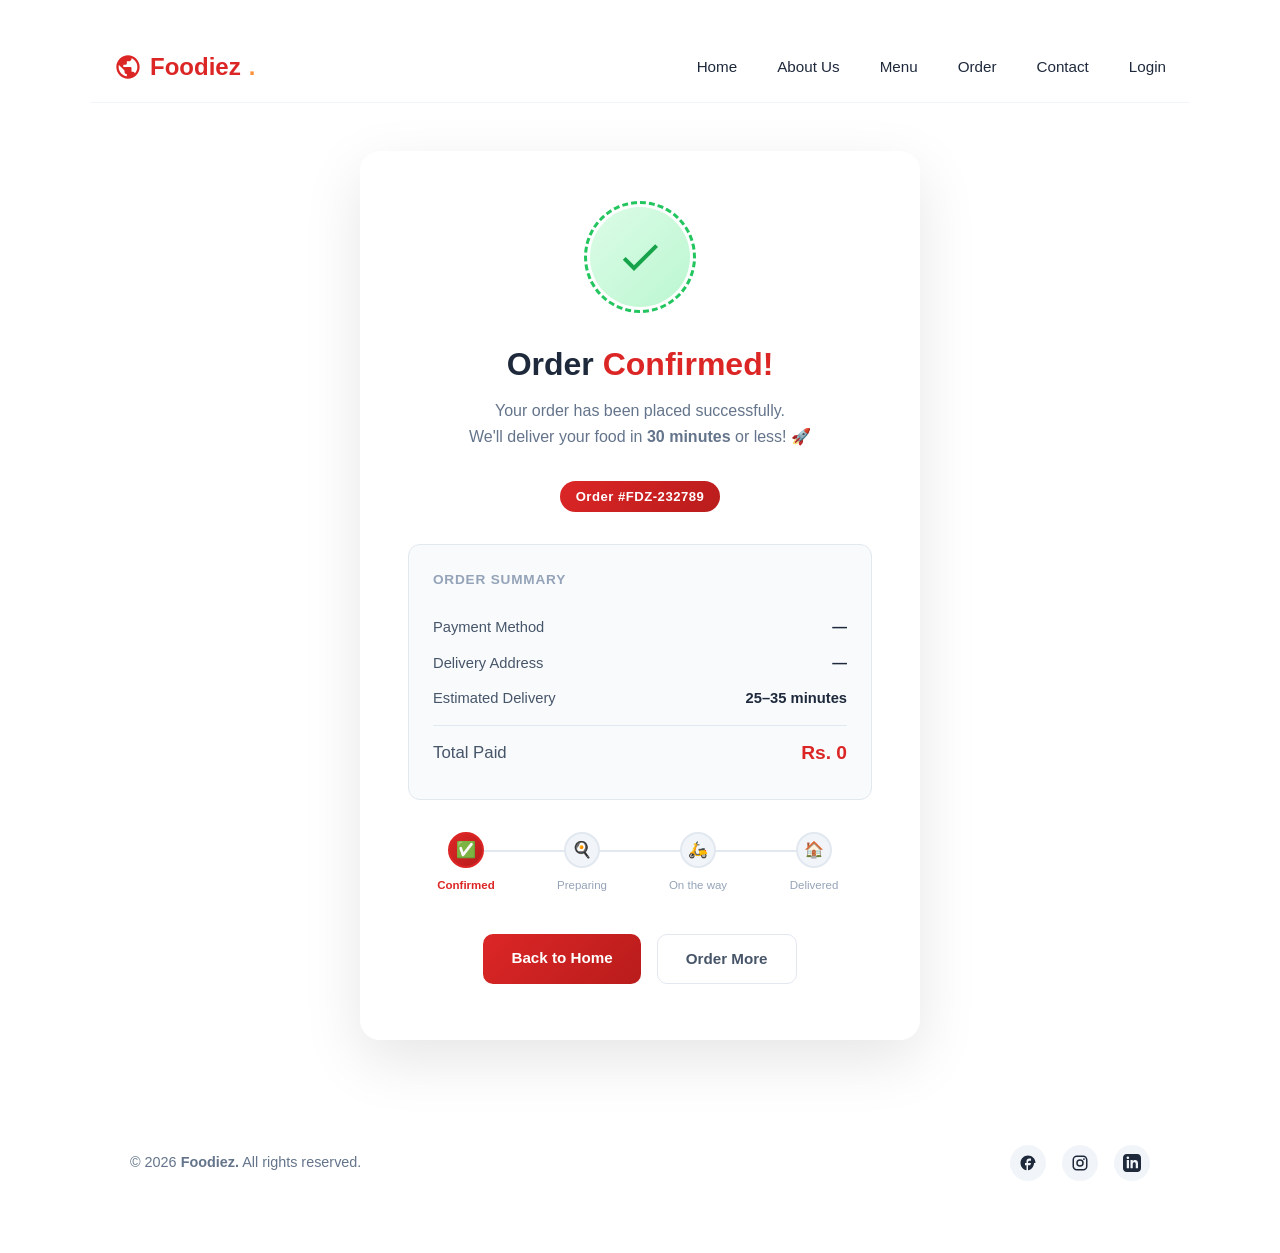
<file: confirmation.html>
<!DOCTYPE html>
<html lang="en">

<head>
    <meta charset="UTF-8">
    <meta name="viewport" content="width=device-width, initial-scale=1.0">
    <title>Order Confirmed | Foodiez</title>
    <link rel="stylesheet" href="style.css">
    <style>
        .confirm-page {
            min-height: calc(100vh - 200px);
            display: flex;
            align-items: center;
            justify-content: center;
            padding: 3rem 1rem;
        }

        .confirm-card {
            background: white;
            border-radius: 20px;
            box-shadow: 0 20px 60px rgba(0, 0, 0, 0.1);
            padding: 3.5rem 3rem;
            text-align: center;
            max-width: 560px;
            width: 100%;
            animation: popIn 0.5s cubic-bezier(0.175, 0.885, 0.32, 1.275) both;
        }

        @keyframes popIn {
            from {
                opacity: 0;
                transform: scale(0.85) translateY(20px);
            }

            to {
                opacity: 1;
                transform: scale(1) translateY(0);
            }
        }

        .confirm-icon-ring {
            width: 100px;
            height: 100px;
            border-radius: 50%;
            background: linear-gradient(135deg, #dcfce7, #bbf7d0);
            display: flex;
            align-items: center;
            justify-content: center;
            margin: 0 auto 2rem;
            position: relative;
        }

        .confirm-icon-ring::before {
            content: '';
            position: absolute;
            inset: -6px;
            border-radius: 50%;
            border: 3px dashed #22c55e;
            animation: spin 8s linear infinite;
        }

        @keyframes spin {
            to {
                transform: rotate(360deg);
            }
        }

        .confirm-icon-ring svg {
            width: 48px;
            height: 48px;
            fill: #16a34a;
        }

        .confirm-card h1 {
            font-size: 2rem;
            color: #1e293b;
            margin-bottom: 0.5rem;
        }

        .confirm-card h1 span {
            color: #dc2626;
        }

        .confirm-card .subtitle {
            color: #64748b;
            font-size: 1rem;
            margin-bottom: 2rem;
            line-height: 1.6;
        }

        /* Order Summary Box */
        .order-summary-box {
            background: #f8fafc;
            border: 1px solid #e2e8f0;
            border-radius: 12px;
            padding: 1.5rem;
            margin-bottom: 2rem;
            text-align: left;
        }

        .order-summary-box h3 {
            font-size: 0.85rem;
            text-transform: uppercase;
            letter-spacing: 0.8px;
            color: #94a3b8;
            margin-bottom: 1.2rem;
            font-weight: 600;
        }

        .summary-row {
            display: flex;
            justify-content: space-between;
            align-items: center;
            font-size: 0.92rem;
            color: #475569;
            padding: 6px 0;
        }

        .summary-row span:last-child {
            font-weight: 600;
            color: #1e293b;
        }

        .summary-row.total-row {
            border-top: 1px solid #e2e8f0;
            margin-top: 8px;
            padding-top: 12px;
            font-size: 1.05rem;
        }

        .summary-row.total-row span:last-child {
            color: #dc2626;
            font-size: 1.2rem;
        }

        /* Order ID */
        .order-id-badge {
            display: inline-block;
            background: linear-gradient(135deg, #dc2626, #b91c1c);
            color: white;
            font-size: 0.82rem;
            font-weight: 600;
            padding: 5px 16px;
            border-radius: 50px;
            margin-bottom: 2rem;
            letter-spacing: 0.5px;
        }

        /* Steps */
        .delivery-steps {
            display: flex;
            justify-content: center;
            gap: 0;
            margin-bottom: 2.5rem;
        }

        .step {
            display: flex;
            flex-direction: column;
            align-items: center;
            flex: 1;
            position: relative;
        }

        .step:not(:last-child)::after {
            content: '';
            position: absolute;
            top: 18px;
            left: 58%;
            width: 84%;
            height: 2px;
            background: #e2e8f0;
        }

        .step-circle {
            width: 36px;
            height: 36px;
            border-radius: 50%;
            background: #f1f5f9;
            border: 2px solid #e2e8f0;
            display: flex;
            align-items: center;
            justify-content: center;
            margin-bottom: 8px;
            font-size: 1rem;
            position: relative;
            z-index: 1;
        }

        .step-circle.done {
            background: linear-gradient(135deg, #dc2626, #b91c1c);
            border-color: #dc2626;
        }

        .step-label {
            font-size: 0.72rem;
            color: #94a3b8;
            font-weight: 500;
            text-align: center;
        }

        .step-label.done {
            color: #dc2626;
            font-weight: 600;
        }

        /* Buttons */
        .confirm-actions {
            display: flex;
            gap: 1rem;
            justify-content: center;
        }

        .btn-home {
            padding: 12px 28px;
            background: linear-gradient(135deg, #dc2626, #b91c1c);
            color: white;
            border: none;
            border-radius: 10px;
            font-family: 'Poppins', sans-serif;
            font-size: 0.95rem;
            font-weight: 600;
            cursor: pointer;
            text-decoration: none;
            transition: all 0.3s ease;
        }

        .btn-home:hover {
            transform: translateY(-2px);
            box-shadow: 0 8px 20px rgba(220, 38, 38, 0.3);
        }

        .btn-menu {
            padding: 12px 28px;
            background: transparent;
            color: #475569;
            border: 1.5px solid #e2e8f0;
            border-radius: 10px;
            font-family: 'Poppins', sans-serif;
            font-size: 0.95rem;
            font-weight: 600;
            cursor: pointer;
            text-decoration: none;
            transition: all 0.3s ease;
        }

        .btn-menu:hover {
            border-color: #dc2626;
            color: #dc2626;
            background: #fff5f5;
        }

        @media (max-width: 500px) {
            .confirm-card {
                padding: 2.5rem 1.5rem;
            }

            .delivery-steps {
                flex-direction: column;
                align-items: flex-start;
                gap: 1.5rem;
                padding-left: 2rem;
            }

            .step {
                flex-direction: row;
                gap: 1rem;
            }

            .step:not(:last-child)::after {
                top: 36px;
                left: 18px;
                width: 2px;
                height: 1rem;
            }

            .confirm-actions {
                flex-direction: column;
            }

            .btn-home,
            .btn-menu {
                width: 100%;
                text-align: center;
            }
        }
    </style>
</head>

<body>
    <div class="wrapper">
        <div class="main">
            <!-- Navbar -->
            <nav class="navbar">
                <a href="index.html" class="nav-logo">
                    <svg width="28" height="28" viewBox="0 0 24 24" fill="var(--primary-color)">
                        <path
                            d="M12 2C6.48 2 2 6.48 2 12s4.48 10 10 10 10-4.48 10-10S17.52 2 12 2zm-1 17.93c-3.95-.49-7-3.85-7-7.93 0-.62.08-1.21.21-1.79L9 15v1c0 1.1.9 2 2 2v1.93zm6.9-2.54c-.26-.81-1-1.39-1.9-1.39h-1v-3c0-.55-.45-1-1-1H8v-2h2c.55 0 1-.45 1-1V7h2c1.1 0 2-.9 2-2v-.41c2.93 1.19 5 4.06 5 7.41 0 2.08-.8 3.97-2.1 5.39z" />
                    </svg>
                    Foodiez<span>.</span>
                </a>
                <div class="nav-links">
                    <a href="index.html">Home</a>
                    <a href="about.html">About Us</a>
                    <a href="menu.html">Menu</a>
                    <a href="order.html">Order</a>
                    <a href="contact.html">Contact</a>
                    <a href="login.html">Login</a>
                </div>
                <div class="menu-toggle">
                    <span></span>
                    <span></span>
                    <span></span>
                </div>
            </nav>

            <!-- Confirmation Page -->
            <div class="confirm-page">
                <div class="confirm-card">

                    <!-- Success Icon -->
                    <div class="confirm-icon-ring">
                        <svg viewBox="0 0 24 24">
                            <path d="M9 16.17L4.83 12l-1.42 1.41L9 19 21 7l-1.41-1.41z" />
                        </svg>
                    </div>

                    <h1>Order <span>Confirmed!</span></h1>
                    <p class="subtitle">
                        Your order has been placed successfully.<br>
                        We'll deliver your food in <strong>30 minutes</strong> or less! 🚀
                    </p>

                    <!-- Order ID -->
                    <div class="order-id-badge" id="order-id-badge">Order #FDZ-000000</div>

                    <!-- Order Summary -->
                    <div class="order-summary-box">
                        <h3>Order Summary</h3>
                        <div class="summary-row">
                            <span>Payment Method</span>
                            <span id="summary-payment">—</span>
                        </div>
                        <div class="summary-row">
                            <span>Delivery Address</span>
                            <span id="summary-address">—</span>
                        </div>
                        <div class="summary-row">
                            <span>Estimated Delivery</span>
                            <span>25–35 minutes</span>
                        </div>
                        <div class="summary-row total-row">
                            <span>Total Paid</span>
                            <span id="summary-total">Rs. 0</span>
                        </div>
                    </div>

                    <!-- Delivery Steps -->
                    <div class="delivery-steps">
                        <div class="step">
                            <div class="step-circle done">✅</div>
                            <span class="step-label done">Confirmed</span>
                        </div>
                        <div class="step">
                            <div class="step-circle">🍳</div>
                            <span class="step-label">Preparing</span>
                        </div>
                        <div class="step">
                            <div class="step-circle">🛵</div>
                            <span class="step-label">On the way</span>
                        </div>
                        <div class="step">
                            <div class="step-circle">🏠</div>
                            <span class="step-label">Delivered</span>
                        </div>
                    </div>

                    <!-- Action Buttons -->
                    <div class="confirm-actions">
                        <a href="index.html" class="btn-home">Back to Home</a>
                        <a href="menu.html" class="btn-menu">Order More</a>
                    </div>

                </div>
            </div>

        </div><!-- /main -->

        <!-- Footer -->
        <footer>
            <p>&copy; 2026 <strong>Foodiez.</strong> All rights reserved.</p>
            <div class="socials">
                <a href="#" aria-label="Facebook">
                    <svg viewBox="0 0 24 24">
                        <path
                            d="M22 12c0-5.52-4.48-10-10-10S2 6.48 2 12c0 4.84 3.44 8.87 8 9.8V15H8v-3h2V9.5C10 7.57 11.57 6 13.5 6H16v3h-2c-1.1 0-2 .9-2 2v1h4l-1 3h-3v6.8c4.56-.93 8-4.96 8-9.8z" />
                    </svg>
                </a>
                <a href="#" aria-label="Instagram">
                    <svg viewBox="0 0 24 24">
                        <path
                            d="M7.8 2h8.4C19.4 2 22 4.6 22 7.8v8.4a5.8 5.8 0 0 1-5.8 5.8H7.8C4.6 22 2 19.4 2 16.2V7.8A5.8 5.8 0 0 1 7.8 2zm-.2 2A3.6 3.6 0 0 0 4 7.6v8.8C4 18.39 5.61 20 7.6 20h8.8a3.6 3.6 0 0 0 3.6-3.6V7.6C20 5.61 18.39 4 16.4 4H7.6zm9.65 1.5a1.25 1.25 0 0 1 1.25 1.25A1.25 1.25 0 0 1 17.25 8 1.25 1.25 0 0 1 16 6.75a1.25 1.25 0 0 1 1.25-1.25zM12 7a5 5 0 0 1 5 5 5 5 0 0 1-5 5 5 5 0 0 1-5-5 5 5 0 0 1 5-5zm0 2a3 3 0 0 0-3 3 3 3 0 0 0 3 3 3 3 0 0 0 3-3 3 3 0 0 0-3-3z" />
                    </svg>
                </a>
                <a href="#" aria-label="LinkedIn">
                    <svg viewBox="0 0 24 24">
                        <path
                            d="M19 0h-14c-2.761 0-5 2.239-5 5v14c0 2.761 2.239 5 5 5h14c2.762 0 5-2.239 5-5v-14c0-2.761-2.238-5-5-5zm-11 19h-3v-11h3v11zm-1.5-12.268c-.966 0-1.75-.79-1.75-1.764s.784-1.764 1.75-1.764 1.75.79 1.75 1.764-.783 1.764-1.75 1.764zm13.5 12.268h-3v-5.604c0-3.368-4-3.113-4 0v5.604h-3v-11h3v1.765c1.396-2.586 7-2.777 7 2.476v6.759z" />
                    </svg>
                </a>
            </div>
        </footer>
    </div>

    <script src="script.js"></script>
    <script>
        // Read order details from URL params
        window.addEventListener('DOMContentLoaded', () => {
            const params = new URLSearchParams(window.location.search);
            const total = params.get('total');
            const payment = params.get('payment');
            const address = params.get('address');

            // Populate summary
            if (total) document.getElementById('summary-total').textContent = `Rs. ${total}`;
            if (payment) document.getElementById('summary-payment').textContent = payment;
            if (address) document.getElementById('summary-address').textContent = decodeURIComponent(address);

            // Generate a random order ID
            const orderId = 'FDZ-' + String(Math.floor(100000 + Math.random() * 900000));
            document.getElementById('order-id-badge').textContent = `Order #${orderId}`;

            // Clear cart after showing confirmation
            localStorage.removeItem('foodDeliveryCart');
        });
    </script>
</body>

</html>
</file>
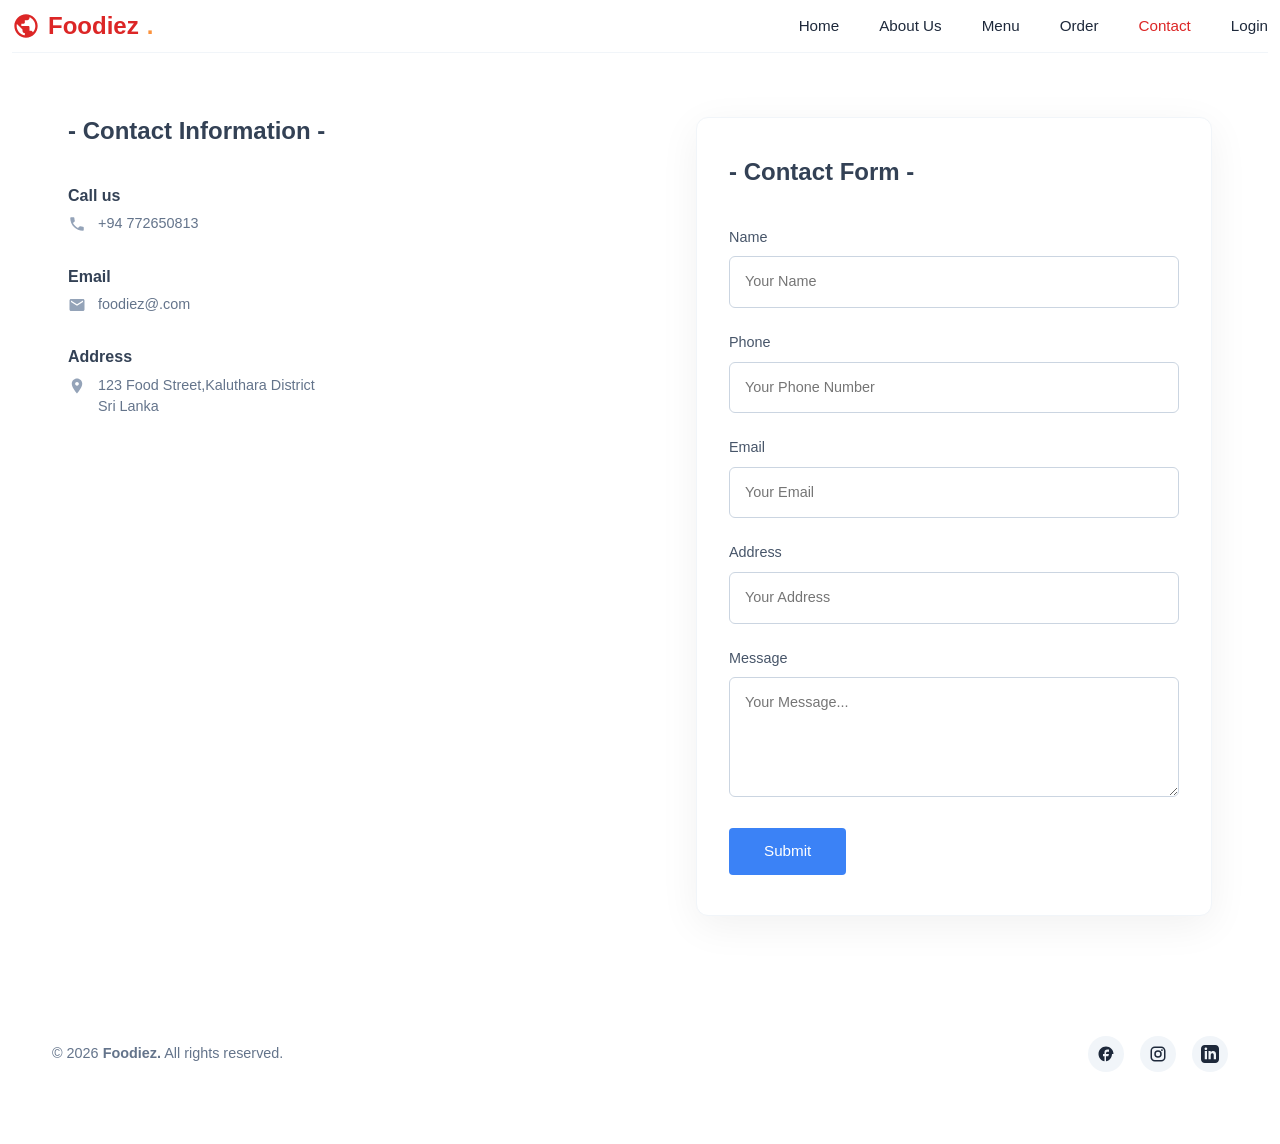
<file: contact.html>
<!DOCTYPE html>
<html lang="en">

<head>
    <meta charset="UTF-8">
    <meta name="viewport" content="width=device-width, initial-scale=1.0">
    <title>Contact Us | Foodies</title>
    <link rel="stylesheet" href="style.css">
    <link href="https://cdn.jsdelivr.net/npm/bootstrap@5.3.8/dist/css/bootstrap.min.css" rel="stylesheet">
</head>

<body>

    <div class="container-fluid">

        <div class="main">
            <!-- Centralized Navbar -->
            <nav class="navbar">
                <a href="index.html" class="nav-logo">
                    <svg width="28" height="28" viewBox="0 0 24 24" fill="var(--primary-color)">
                        <path
                            d="M12 2C6.48 2 2 6.48 2 12s4.48 10 10 10 10-4.48 10-10S17.52 2 12 2zm-1 17.93c-3.95-.49-7-3.85-7-7.93 0-.62.08-1.21.21-1.79L9 15v1c0 1.1.9 2 2 2v1.93zm6.9-2.54c-.26-.81-1-1.39-1.9-1.39h-1v-3c0-.55-.45-1-1-1H8v-2h2c.55 0 1-.45 1-1V7h2c1.1 0 2-.9 2-2v-.41c2.93 1.19 5 4.06 5 7.41 0 2.08-.8 3.97-2.1 5.39z" />
                    </svg>
                    Foodiez<span>.</span>
                </a>
                <div class="nav-links">
                    <a href="index.html">Home</a>
                    <a href="about.html">About Us</a>
                    <a href="menu.html">Menu</a>
                    <a href="order.html">Order</a>
                    <a href="contact.html" class="active">Contact</a>
                    <a href="login.html">Login</a>
                </div>
                <div class="menu-toggle">
                    <span></span>
                    <span></span>
                    <span></span>
                </div>
            </nav>

            <!-- Contact Layout -->
            <div class="contact-container">

                <!-- Left: Contact Details -->
                <div class="contact-left">
                    <h2 class="section-title">Contact Information</h2>

                    <div class="contact-info-block">
                        <h4>Call us</h4>
                        <div class="contact-detail">
                            <svg viewBox="0 0 24 24">
                                <path
                                    d="M6.62 10.79c1.44 2.83 3.76 5.14 6.59 6.59l2.2-2.2c.27-.27.67-.36 1.02-.24 1.12.37 2.33.57 3.57.57.55 0 1 .45 1 1V20c0 .55-.45 1-1 1-9.39 0-17-7.61-17-17 0-.55.45-1 1-1h3.5c.55 0 1 .45 1 1 0 1.25.2 2.45.57 3.57.11.35.03.74-.25 1.02l-2.2 2.2z" />
                            </svg>
                            <span>+94 772650813</span>
                        </div>
                    </div>

                    <div class="contact-info-block">
                        <h4>Email</h4>
                        <div class="contact-detail">
                            <svg viewBox="0 0 24 24">
                                <path
                                    d="M20 4H4c-1.1 0-1.99.9-1.99 2L2 18c0 1.1.9 2 2 2h16c1.1 0 2-.9 2-2V6c0-1.1-.9-2-2-2zm0 4l-8 5-8-5V6l8 5 8-5v2z" />
                            </svg>
                            <span>foodiez@.com</span>
                        </div>
                    </div>

                    <div class="contact-info-block">
                        <h4>Address</h4>
                        <div class="contact-detail">
                            <svg viewBox="0 0 24 24">
                                <path
                                    d="M12 2C8.13 2 5 5.13 5 9c0 5.25 7 13 7 13s7-7.75 7-13c0-3.87-3.13-7-7-7zm0 9.5c-1.38 0-2.5-1.12-2.5-2.5s1.12-2.5 2.5-2.5 2.5 1.12 2.5 2.5-1.12 2.5-2.5 2.5z" />
                            </svg>
                            <span>123 Food Street,Kaluthara District<br>Sri Lanka</span>
                        </div>
                    </div>
                </div>

                <!-- Right: Contact Form -->
                <div class="contact-right">
                    <form class="contact-form-card" id="contact-form">
                        <h2 class="section-title">Contact Form</h2>

                        <div class="form-group">
                            <label class="form-label">Name</label>
                            <input type="text" class="form-input" placeholder="Your Name" required>
                        </div>

                        <div class="form-group">
                            <label class="form-label">Phone</label>
                            <input type="tel" class="form-input" placeholder="Your Phone Number" required>
                        </div>

                        <div class="form-group">
                            <label class="form-label">Email</label>
                            <input type="email" class="form-input" placeholder="Your Email" required>
                        </div>

                        <div class="form-group">
                            <label class="form-label">Address</label>
                            <input type="text" class="form-input" placeholder="Your Address">
                        </div>

                        <div class="form-group">
                            <label class="form-label">Message</label>
                            <textarea class="form-input" placeholder="Your Message..." required></textarea>
                        </div>

                        <button type="submit" class="submit-btn"
                            style="background-color: #3b82f6; border-radius: 4px;">Submit</button>
                    </form>
                </div>

            </div> <!-- /contact-container -->
        </div> <!-- /main -->

        <!-- Centralized Footer -->
        <footer>
            <p>&copy; 2026 <strong>Foodiez.</strong> All rights reserved.</p>

            <div class="socials">
                <a href="#" aria-label="Facebook">
                    <svg viewBox="0 0 24 24">
                        <path
                            d="M22 12c0-5.52-4.48-10-10-10S2 6.48 2 12c0 4.84 3.44 8.87 8 9.8V15H8v-3h2V9.5C10 7.57 11.57 6 13.5 6H16v3h-2c-1.1 0-2 .9-2 2v1h4l-1 3h-3v6.8c4.56-.93 8-4.96 8-9.8z" />
                    </svg>
                </a>
                <a href="#" aria-label="Instagram">
                    <svg viewBox="0 0 24 24">
                        <path
                            d="M7.8 2h8.4C19.4 2 22 4.6 22 7.8v8.4a5.8 5.8 0 0 1-5.8 5.8H7.8C4.6 22 2 19.4 2 16.2V7.8A5.8 5.8 0 0 1 7.8 2zm-.2 2A3.6 3.6 0 0 0 4 7.6v8.8C4 18.39 5.61 20 7.6 20h8.8a3.6 3.6 0 0 0 3.6-3.6V7.6C20 5.61 18.39 4 16.4 4H7.6zm9.65 1.5a1.25 1.25 0 0 1 1.25 1.25A1.25 1.25 0 0 1 17.25 8 1.25 1.25 0 0 1 16 6.75a1.25 1.25 0 0 1 1.25-1.25zM12 7a5 5 0 0 1 5 5 5 5 0 0 1-5 5 5 5 0 0 1-5-5 5 5 0 0 1 5-5zm0 2a3 3 0 0 0-3 3 3 3 0 0 0 3 3 3 3 0 0 0 3-3 3 3 0 0 0-3-3z" />
                    </svg>
                </a>
                <a href="#" aria-label="LinkedIn">
                    <svg viewBox="0 0 24 24">
                        <path
                            d="M19 0h-14c-2.761 0-5 2.239-5 5v14c0 2.761 2.239 5 5 5h14c2.762 0 5-2.239 5-5v-14c0-2.761-2.238-5-5-5zm-11 19h-3v-11h3v11zm-1.5-12.268c-.966 0-1.75-.79-1.75-1.764s.784-1.764 1.75-1.764 1.75.79 1.75 1.764-.783 1.764-1.75 1.764zm13.5 12.268h-3v-5.604c0-3.368-4-3.113-4 0v5.604h-3v-11h3v1.765c1.396-2.586 7-2.777 7 2.476v6.759z" />
                    </svg>
                </a>
            </div>
        </footer>

    </div>

    <script src="script.js"></script>
    <script src="https://cdn.jsdelivr.net/npm/bootstrap@5.3.8/dist/js/bootstrap.bundle.min.js"></script>
</body>

</html>
</file>
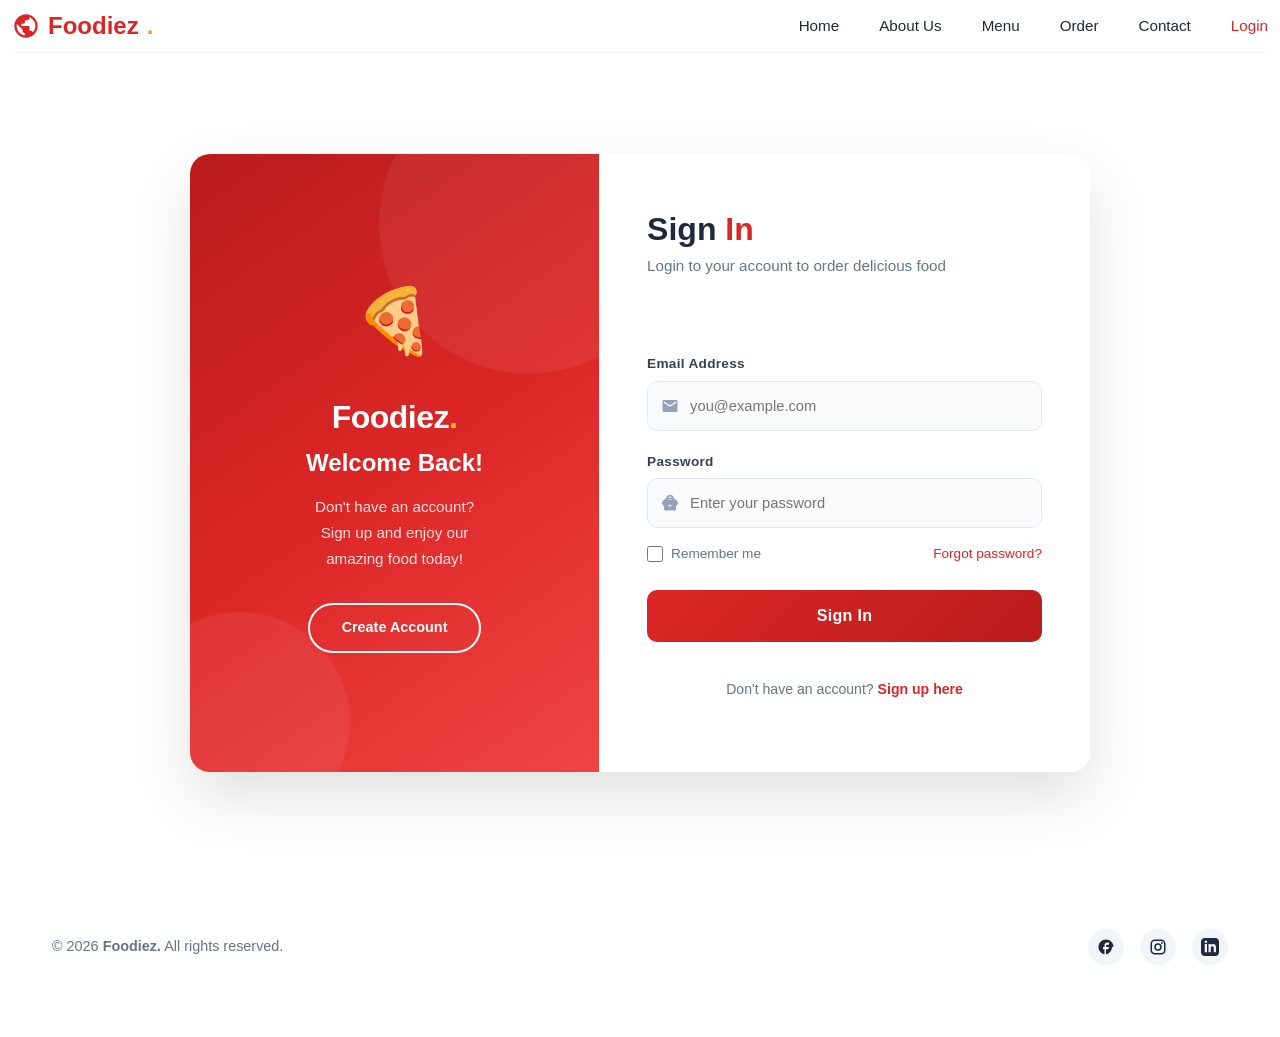
<file: login.html>
<!DOCTYPE html>
<html lang="en">

<head>
    <meta charset="UTF-8">
    <meta name="viewport" content="width=device-width, initial-scale=1.0">
    <title>Login | Foodiez</title>
    <link rel="stylesheet" href="style.css">
    <link href="https://cdn.jsdelivr.net/npm/bootstrap@5.3.8/dist/css/bootstrap.min.css" rel="stylesheet">

    <style>
        /* Auth Page Layout */
        .auth-page {
            min-height: calc(100vh - 80px);
            display: flex;
            align-items: center;
            justify-content: center;
            padding: 3rem 1rem;
        }

        .auth-container {
            display: flex;
            width: 100%;
            max-width: 900px;
            border-radius: 20px;
            overflow: hidden;
            box-shadow: 0 25px 60px rgba(0, 0, 0, 0.12);
        }

        /* Left Panel */
        .auth-panel-left {
            flex: 1;
            background: linear-gradient(145deg, #b91c1c, #dc2626, #ef4444);
            display: flex;
            flex-direction: column;
            justify-content: center;
            align-items: center;
            padding: 3.5rem 2.5rem;
            color: white;
            text-align: center;
            position: relative;
            overflow: hidden;
        }

        .auth-panel-left::before {
            content: '';
            position: absolute;
            width: 300px;
            height: 300px;
            background: rgba(255, 255, 255, 0.06);
            border-radius: 50%;
            top: -80px;
            right: -80px;
        }

        .auth-panel-left::after {
            content: '';
            position: absolute;
            width: 220px;
            height: 220px;
            background: rgba(255, 255, 255, 0.06);
            border-radius: 50%;
            bottom: -60px;
            left: -60px;
        }

        .auth-brand {
            font-size: 2rem;
            font-weight: 800;
            margin-bottom: 0.5rem;
            letter-spacing: -0.5px;
            position: relative;
            z-index: 1;
        }

        .auth-brand span {
            color: #fbbf24;
        }

        .auth-panel-left h2 {
            font-size: 1.5rem;
            font-weight: 700;
            margin-bottom: 1rem;
            color: white;
            position: relative;
            z-index: 1;
        }

        .auth-panel-left p {
            font-size: 0.95rem;
            color: rgba(255, 255, 255, 0.85);
            line-height: 1.7;
            margin-bottom: 2rem;
            position: relative;
            z-index: 1;
        }

        .auth-switch-btn {
            display: inline-block;
            padding: 12px 32px;
            border: 2px solid white;
            border-radius: 50px;
            color: white;
            font-weight: 600;
            font-size: 0.9rem;
            text-decoration: none;
            transition: all 0.3s ease;
            position: relative;
            z-index: 1;
        }

        .auth-switch-btn:hover {
            background: white;
            color: #dc2626;
        }

        .auth-food-icon {
            font-size: 4rem;
            margin-bottom: 1.5rem;
            position: relative;
            z-index: 1;
        }

        /* Right Panel - Form */
        .auth-panel-right {
            flex: 1.2;
            background: white;
            padding: 3.5rem 3rem;
            display: flex;
            flex-direction: column;
            justify-content: center;
        }

        .auth-form-header {
            margin-bottom: 2.5rem;
        }

        .auth-form-header h1 {
            font-size: 2rem;
            font-weight: 800;
            color: #1e293b;
            margin-bottom: 0.4rem;
        }

        .auth-form-header h1 span {
            color: #dc2626;
        }

        .auth-form-header p {
            color: #64748b;
            font-size: 0.95rem;
        }

        /* Form styles */
        .auth-form {
            display: flex;
            flex-direction: column;
            gap: 1.3rem;
        }

        .form-field {
            display: flex;
            flex-direction: column;
            gap: 6px;
        }

        .form-field label {
            font-size: 0.85rem;
            font-weight: 600;
            color: #334155;
            letter-spacing: 0.3px;
        }

        .input-wrapper {
            position: relative;
            display: flex;
            align-items: center;
        }

        .input-wrapper svg {
            position: absolute;
            left: 14px;
            width: 18px;
            height: 18px;
            fill: #94a3b8;
            pointer-events: none;
            transition: fill 0.3s ease;
        }

        .input-wrapper input {
            width: 100%;
            padding: 13px 14px 13px 42px;
            border: 1.5px solid #e2e8f0;
            border-radius: 10px;
            font-family: 'Poppins', sans-serif;
            font-size: 0.92rem;
            color: #1e293b;
            background: #f8fafc;
            transition: all 0.3s ease;
            outline: none;
        }

        .input-wrapper input:focus {
            border-color: #dc2626;
            background: white;
            box-shadow: 0 0 0 3px rgba(220, 38, 38, 0.08);
        }

        .input-wrapper input:focus+svg,
        .input-wrapper:focus-within svg {
            fill: #dc2626;
        }

        .input-wrapper svg:first-child {
            z-index: 1;
        }

        /* Eye toggle for password */
        .toggle-password {
            position: absolute;
            right: 14px;
            cursor: pointer;
            width: 18px;
            height: 18px;
            fill: #94a3b8;
            transition: fill 0.2s;
        }

        .toggle-password:hover {
            fill: #dc2626;
        }

        /* Two-column row */
        .form-row {
            display: grid;
            grid-template-columns: 1fr 1fr;
            gap: 1rem;
        }

        /* Password strength */
        .password-strength {
            display: flex;
            gap: 5px;
            margin-top: 5px;
        }

        .strength-bar {
            flex: 1;
            height: 3px;
            border-radius: 10px;
            background: #e2e8f0;
            transition: background 0.3s ease;
        }

        .strength-bar.weak {
            background: #ef4444;
        }

        .strength-bar.medium {
            background: #f59e0b;
        }

        .strength-bar.strong {
            background: #22c55e;
        }

        /* Terms checkbox */
        .terms-check {
            display: flex;
            align-items: flex-start;
            gap: 10px;
        }

        .terms-check input[type="checkbox"] {
            width: 16px;
            height: 16px;
            margin-top: 2px;
            accent-color: #dc2626;
            cursor: pointer;
            flex-shrink: 0;
        }

        .terms-check span {
            font-size: 0.83rem;
            color: #64748b;
            line-height: 1.5;
        }

        .terms-check a {
            color: #dc2626;
            font-weight: 600;
            text-decoration: none;
        }

        .terms-check a:hover {
            text-decoration: underline;
        }

        /* Mode Toggle Animations */
        .auth-form-container {
            display: none;
            animation: formIn 0.5s ease both;
        }

        .auth-form-container.active {
            display: flex;
            flex-direction: column;
            gap: 1.3rem;
        }

        @keyframes formIn {
            from {
                opacity: 0;
                transform: translateX(20px);
            }

            to {
                opacity: 1;
                transform: translateX(0);
            }
        }

        .form-options {
            display: flex;
            justify-content: space-between;
            align-items: center;
            margin-top: -0.3rem;
        }

        .remember-me {
            display: flex;
            align-items: center;
            gap: 8px;
            cursor: pointer;
        }

        .remember-me input[type="checkbox"] {
            width: 16px;
            height: 16px;
            accent-color: #dc2626;
            cursor: pointer;
        }

        .remember-me span {
            font-size: 0.85rem;
            color: #64748b;
        }

        .forgot-link {
            font-size: 0.85rem;
            color: #dc2626;
            font-weight: 500;
            text-decoration: none;
            transition: color 0.2s;
        }

        .forgot-link:hover {
            color: #b91c1c;
            text-decoration: underline;
        }

        .auth-submit-btn {
            width: 100%;
            padding: 14px;
            background: linear-gradient(135deg, #dc2626, #b91c1c);
            color: white;
            border: none;
            border-radius: 10px;
            font-family: 'Poppins', sans-serif;
            font-size: 1rem;
            font-weight: 600;
            cursor: pointer;
            transition: all 0.3s ease;
            letter-spacing: 0.3px;
            margin-top: 0.3rem;
        }

        .auth-submit-btn:hover {
            background: linear-gradient(135deg, #b91c1c, #991b1b);
            transform: translateY(-2px);
            box-shadow: 0 8px 20px rgba(220, 38, 38, 0.3);
        }

        .auth-submit-btn:active {
            transform: translateY(0);
        }

        .auth-footer-link {
            text-align: center;
            font-size: 0.88rem;
            color: #64748b;
            margin-top: 1rem;
        }

        .auth-footer-link a {
            color: #dc2626;
            font-weight: 600;
            text-decoration: none;
        }

        .auth-footer-link a:hover {
            text-decoration: underline;
        }

        /* Responsive */
        @media (max-width: 768px) {
            .auth-page {
                padding: 1.5rem 1rem;
            }

            .auth-container {
                flex-direction: column;
                border-radius: 16px;
                box-shadow: 0 10px 30px rgba(0, 0, 0, 0.08);
            }

            .auth-panel-left {
                padding: 1.5rem;
                min-height: auto;
                text-align: center;
            }

            .auth-panel-right {
                padding: 2rem 1.2rem;
            }

            .auth-panel-left h2,
            .auth-panel-left p,
            .auth-switch-btn {
                display: none;
            }

            .poster-content {
                display: flex;
                flex-direction: row;
                align-items: center;
                justify-content: center;
                gap: 10px;
            }

            .auth-food-icon {
                font-size: 1.8rem;
                margin-bottom: 0;
            }

            .auth-brand {
                font-size: 1.4rem;
            }

            .form-row {
                grid-template-columns: 1fr;
                gap: 0.8rem;
            }

            .auth-form-header h1 {
                font-size: 1.8rem;
            }

            .auth-submit-btn {
                padding: 12px;
            }
        }

        @media (max-width: 480px) {
            .auth-page {
                padding: 1rem 0.5rem;
            }

            .navbar {
                padding: 0.7rem 1rem;
            }

            .auth-panel-right {
                padding: 1.5rem 1rem;
            }
        }
    </style>
</head>

<body>
    <div class="container-fluid">
        <div class="main">
            <!-- Navbar -->
            <nav class="navbar">
                <a href="index.html" class="nav-logo">
                    <svg width="28" height="28" viewBox="0 0 24 24" fill="var(--primary-color)">
                        <path
                            d="M12 2C6.48 2 2 6.48 2 12s4.48 10 10 10 10-4.48 10-10S17.52 2 12 2zm-1 17.93c-3.95-.49-7-3.85-7-7.93 0-.62.08-1.21.21-1.79L9 15v1c0 1.1.9 2 2 2v1.93zm6.9-2.54c-.26-.81-1-1.39-1.9-1.39h-1v-3c0-.55-.45-1-1-1H8v-2h2c.55 0 1-.45 1-1V7h2c1.1 0 2-.9 2-2v-.41c2.93 1.19 5 4.06 5 7.41 0 2.08-.8 3.97-2.1 5.39z" />
                    </svg>
                    Foodiez<span>.</span>
                </a>
                <div class="nav-links">
                    <a href="index.html">Home</a>
                    <a href="about.html">About Us</a>
                    <a href="menu.html">Menu</a>
                    <a href="order.html">Order</a>
                    <a href="contact.html">Contact</a>
                    <a href="login.html" class="active">Login</a>
                </div>
                <div class="menu-toggle">
                    <span></span>
                    <span></span>
                    <span></span>
                </div>
            </nav>

            <!-- Auth Page -->
            <div class="auth-page">
                <div class="auth-container">

                    <!-- Left Panel (Poster) -->
                    <div class="auth-panel-left" id="auth-poster">
                        <div id="poster-login" class="poster-content">
                            <div class="auth-food-icon">🍕</div>
                            <div class="auth-brand">Foodiez<span>.</span></div>
                            <h2>Welcome Back!</h2>
                            <p>Don't have an account?<br>Sign up and enjoy our<br>amazing food today!</p>
                            <a href="javascript:void(0)" onclick="toggleAuthMode('register')"
                                class="auth-switch-btn">Create
                                Account</a>
                        </div>
                        <div id="poster-register" class="poster-content" style="display:none;">
                            <div class="auth-food-icon">🍔</div>
                            <div class="auth-brand">Foodiez<span>.</span></div>
                            <h2>Join Our Family!</h2>
                            <p>Already have an account?<br>Sign in to continue your<br>food journey with us!</p>
                            <a href="javascript:void(0)" onclick="toggleAuthMode('login')" class="auth-switch-btn">Sign
                                In</a>
                        </div>
                    </div>

                    <!-- Right Panel -->
                    <div class="auth-panel-right">
                        <!-- Sign In View -->
                        <div id="login-container" class="auth-form-container active">
                            <div class="auth-form-header">
                                <h1>Sign <span>In</span></h1>
                                <p>Login to your account to order delicious food</p>
                            </div>

                            <form class="auth-form" id="login-form" onsubmit="handleLogin(event)">
                                <!-- Email -->
                                <div class="form-field">
                                    <label for="login-email">Email Address</label>
                                    <div class="input-wrapper">
                                        <svg viewBox="0 0 24 24">
                                            <path
                                                d="M20 4H4c-1.1 0-1.99.9-1.99 2L2 18c0 1.1.9 2 2 2h16c1.1 0 2-.9 2-2V6c0-1.1-.9-2-2-2zm0 4l-8 5-8-5V6l8 5 8-5v2z" />
                                        </svg>
                                        <input type="email" id="login-email" placeholder="you@example.com" required>
                                    </div>
                                </div>

                                <!-- Password -->
                                <div class="form-field">
                                    <label for="login-password">Password</label>
                                    <div class="input-wrapper">
                                        <svg viewBox="0 0 24 24">
                                            <path
                                                d="M18 8h-1V6c0-2.76-2.24-5-5-5S7 3.24 7 6v2H6c-1.1 0-2 .9-2 2v10c0 1.1.9 2 2 2h12c1.1 0 2-.9 2-2V10c0-1.1-.9-2-2-2zm-6 9c-1.1 0-2-.9-2-2s.9-2 2-2 2 .9 2 2-.9 2-2 2zm3.1-9H8.9V6c0-1.71 1.39-3.1 3.1-3.1 1.71 0 3.1 1.39 3.1 3.1v2z" />
                                        </svg>
                                        <input type="password" id="login-password" placeholder="Enter your password"
                                            required>
                                        <svg class="toggle-password" viewBox="0 0 24 24"
                                            onclick="togglePassword('login-password', this)">
                                            <path
                                                d="M12 4.5C7 4.5 2.73 7.61 1 12c1.73 4.39 6 7.5 11 7.5s9.27-3.11 11-7.5c-1.73-4.39-6-7.5-11-7.5zM12 17c-2.76 0-5-2.24-5-5s2.24-5 5-5 5 2.24 5 5-2.24 5-5 5zm0-8c-1.66 0-3 1.34-3 3s1.34 3 3 3 3-1.34 3-3-1.34-3-3-3z" />
                                        </svg>
                                    </div>
                                </div>

                                <!-- Options -->
                                <div class="form-options">
                                    <label class="remember-me">
                                        <input type="checkbox" id="remember">
                                        <span>Remember me</span>
                                    </label>
                                    <a href="#" class="forgot-link">Forgot password?</a>
                                </div>

                                <!-- Submit -->
                                <button type="submit" class="auth-submit-btn">Sign In</button>

                                <p class="auth-footer-link">
                                    Don't have an account? <a href="javascript:void(0)"
                                        onclick="toggleAuthMode('register')">Sign up here</a>
                                </p>
                            </form>
                        </div>

                        <!-- Register View -->
                        <div id="register-container" class="auth-form-container">
                            <div class="auth-form-header">
                                <h1>Create <span>Account</span></h1>
                                <p>Join Foodiez and get access to amazing food deals</p>
                            </div>

                            <form class="auth-form" id="register-form" onsubmit="handleRegister(event)">
                                <!-- Name Row -->
                                <div class="form-row">
                                    <div class="form-field">
                                        <label for="first-name">First Name</label>
                                        <div class="input-wrapper">
                                            <svg viewBox="0 0 24 24">
                                                <path
                                                    d="M12 12c2.21 0 4-1.79 4-4s-1.79-4-4-4-4 1.79-4 4 1.79 4 4 4zm0 2c-2.67 0-8 1.34-8 4v2h16v-2c0-2.66-5.33-4-8-4z" />
                                            </svg>
                                            <input type="text" id="first-name" placeholder="First name" required>
                                        </div>
                                    </div>
                                    <div class="form-field">
                                        <label for="last-name">Last Name</label>
                                        <div class="input-wrapper">
                                            <svg viewBox="0 0 24 24">
                                                <path
                                                    d="M12 12c2.21 0 4-1.79 4-4s-1.79-4-4-4-4 1.79-4 4 1.79 4 4 4zm0 2c-2.67 0-8 1.34-8 4v2h16v-2c0-2.66-5.33-4-8-4z" />
                                            </svg>
                                            <input type="text" id="last-name" placeholder="Last name" required>
                                        </div>
                                    </div>
                                </div>

                                <!-- Email -->
                                <div class="form-field">
                                    <label for="reg-email">Email Address</label>
                                    <div class="input-wrapper">
                                        <svg viewBox="0 0 24 24">
                                            <path
                                                d="M20 4H4c-1.1 0-1.99.9-1.99 2L2 18c0 1.1.9 2 2 2h16c1.1 0 2-.9 2-2V6c0-1.1-.9-2-2-2zm0 4l-8 5-8-5V6l8 5 8-5v2z" />
                                        </svg>
                                        <input type="email" id="reg-email" placeholder="you@example.com" required>
                                    </div>
                                </div>

                                <!-- Password Row -->
                                <div class="form-row">
                                    <div class="form-field">
                                        <label for="reg-password">Password</label>
                                        <div class="input-wrapper">
                                            <input type="password" id="reg-password" placeholder="Min 8 characters"
                                                required oninput="updateStrength(this.value)">
                                            <svg class="toggle-password" viewBox="0 0 24 24"
                                                onclick="togglePassword('reg-password', this)">
                                                <path
                                                    d="M12 4.5C7 4.5 2.73 7.61 1 12c1.73 4.39 6 7.5 11 7.5s9.27-3.11 11-7.5c-1.73-4.39-6-7.5-11-7.5zM12 17c-2.76 0-5-2.24-5-5s2.24-5 5-5 5 2.24 5 5-2.24 5-5 5zm0-8c-1.66 0-3 1.34-3 3s1.34 3 3 3 3-1.34 3-3-1.34-3-3-3z" />
                                            </svg>
                                        </div>
                                        <div class="password-strength" id="strength-bars">
                                            <div class="strength-bar" id="bar1"></div>
                                            <div class="strength-bar" id="bar2"></div>
                                            <div class="strength-bar" id="bar3"></div>
                                            <div class="strength-bar" id="bar4"></div>
                                        </div>
                                    </div>
                                    <div class="form-field">
                                        <label for="reg-confirm">Confirm Password</label>
                                        <div class="input-wrapper">
                                            <input type="password" id="reg-confirm" placeholder="Re-enter password"
                                                required>
                                        </div>
                                    </div>
                                </div>

                                <!-- Terms -->
                                <div class="terms-check">
                                    <input type="checkbox" id="terms" required>
                                    <span>I agree to the <a href="#">Terms of Service</a></span>
                                </div>

                                <!-- Submit -->
                                <button type="submit" class="auth-submit-btn">Create Account</button>

                                <p class="auth-footer-link">
                                    Already a member? <a href="javascript:void(0)"
                                        onclick="toggleAuthMode('login')">Sign in here</a>
                                </p>
                            </form>
                        </div>
                    </div>

                </div>
            </div>

        </div><!-- /main -->

        <!-- Footer -->
        <footer>
            <p>&copy; 2026 <strong>Foodiez.</strong> All rights reserved.</p>
            <div class="socials">
                <a href="#" aria-label="Facebook">
                    <svg viewBox="0 0 24 24">
                        <path
                            d="M22 12c0-5.52-4.48-10-10-10S2 6.48 2 12c0 4.84 3.44 8.87 8 9.8V15H8v-3h2V9.5C10 7.57 11.57 6 13.5 6H16v3h-2c-1.1 0-2 .9-2 2v1h4l-1 3h-3v6.8c4.56-.93 8-4.96 8-9.8z" />
                    </svg>
                </a>
                <a href="#" aria-label="Instagram">
                    <svg viewBox="0 0 24 24">
                        <path
                            d="M7.8 2h8.4C19.4 2 22 4.6 22 7.8v8.4a5.8 5.8 0 0 1-5.8 5.8H7.8C4.6 22 2 19.4 2 16.2V7.8A5.8 5.8 0 0 1 7.8 2zm-.2 2A3.6 3.6 0 0 0 4 7.6v8.8C4 18.39 5.61 20 7.6 20h8.8a3.6 3.6 0 0 0 3.6-3.6V7.6C20 5.61 18.39 4 16.4 4H7.6zm9.65 1.5a1.25 1.25 0 0 1 1.25 1.25A1.25 1.25 0 0 1 17.25 8 1.25 1.25 0 0 1 16 6.75a1.25 1.25 0 0 1 1.25-1.25zM12 7a5 5 0 0 1 5 5 5 5 0 0 1-5 5 5 5 0 0 1-5-5 5 5 0 0 1 5-5zm0 2a3 3 0 0 0-3 3 3 3 0 0 0 3 3 3 3 0 0 0 3-3 3 3 0 0 0-3-3z" />
                    </svg>
                </a>
                <a href="#" aria-label="LinkedIn">
                    <svg viewBox="0 0 24 24">
                        <path
                            d="M19 0h-14c-2.761 0-5 2.239-5 5v14c0 2.761 2.239 5 5 5h14c2.762 0 5-2.239 5-5v-14c0-2.761-2.238-5-5-5zm-11 19h-3v-11h3v11zm-1.5-12.268c-.966 0-1.75-.79-1.75-1.764s.784-1.764 1.75-1.764 1.75.79 1.75 1.764-.783 1.764-1.75 1.764zm13.5 12.268h-3v-5.604c0-3.368-4-3.113-4 0v5.604h-3v-11h3v1.765c1.396-2.586 7-2.777 7 2.476v6.759z" />
                    </svg>
                </a>
            </div>
        </footer>
    </div>

    <script src="script.js"></script>
    <script>
        function togglePassword(inputId, icon) {
            const input = document.getElementById(inputId);
            if (input.type === 'password') {
                input.type = 'text';
                icon.innerHTML = '<path d="M12 7c2.76 0 5 2.24 5 5 0 .65-.13 1.26-.36 1.83l2.92 2.92c1.51-1.26 2.7-2.89 3.43-4.75-1.73-4.39-6-7.5-11-7.5-1.4 0-2.74.25-3.98.7l2.16 2.16C10.74 7.13 11.35 7 12 7zM2 4.27l2.28 2.28.46.46C3.08 8.3 1.78 10.02 1 12c1.73 4.39 6 7.5 11 7.5 1.55 0 3.03-.3 4.38-.84l.42.42L19.73 22 21 20.73 3.27 3 2 4.27zM7.53 9.8l1.55 1.55c-.05.21-.08.43-.08.65 0 1.66 1.34 3 3 3 .22 0 .44-.03.65-.08l1.55 1.55c-.67.33-1.41.53-2.2.53-2.76 0-5-2.24-5-5 0-.79.2-1.53.53-2.2zm4.31-.78l3.15 3.15.02-.16c0-1.66-1.34-3-3-3l-.17.01z"/>';
            } else {
                input.type = 'password';
                icon.innerHTML = '<path d="M12 4.5C7 4.5 2.73 7.61 1 12c1.73 4.39 6 7.5 11 7.5s9.27-3.11 11-7.5c-1.73-4.39-6-7.5-11-7.5zM12 17c-2.76 0-5-2.24-5-5s2.24-5 5-5 5 2.24 5 5-2.24 5-5 5zm0-8c-1.66 0-3 1.34-3 3s1.34 3 3 3 3-1.34 3-3-1.34-3-3-3z"/>';
            }
        }

        function handleLogin(e) {
            e.preventDefault();
            const btn = e.target.querySelector('.auth-submit-btn');
            btn.textContent = 'Signing in...';
            btn.style.opacity = '0.8';
            setTimeout(() => {
                btn.textContent = '✓ Signed In!';
                btn.style.background = 'linear-gradient(135deg, #16a34a, #15803d)';
                setTimeout(() => {
                    window.location.href = 'index.html';
                }, 1000);
            }, 1500);
        }

        function toggleAuthMode(mode) {
            const loginContainer = document.getElementById('login-container');
            const registerContainer = document.getElementById('register-container');
            const posterLogin = document.getElementById('poster-login');
            const posterRegister = document.getElementById('poster-register');

            if (mode === 'register') {
                loginContainer.classList.remove('active');
                registerContainer.classList.add('active');
                posterLogin.style.display = 'none';
                posterRegister.style.display = 'block';
                window.location.hash = 'register';
                document.title = 'Register | Foodiez';
            } else {
                loginContainer.classList.add('active');
                registerContainer.classList.remove('active');
                posterLogin.style.display = 'block';
                posterRegister.style.display = 'none';
                window.location.hash = 'login';
                document.title = 'Login | Foodiez';
            }
        }

        function updateStrength(val) {
            const bars = [
                document.getElementById('bar1'),
                document.getElementById('bar2'),
                document.getElementById('bar3'),
                document.getElementById('bar4')
            ];
            bars.forEach(b => { b.className = 'strength-bar'; });

            let score = 0;
            if (val.length >= 6) score++;
            if (val.length >= 10) score++;
            if (/[A-Z]/.test(val) && /[0-9]/.test(val)) score++;
            if (/[^A-Za-z0-9]/.test(val)) score++;

            const cls = score <= 1 ? 'weak' : score <= 2 ? 'medium' : 'strong';
            for (let i = 0; i < score; i++) bars[i].classList.add(cls);
        }

        function handleRegister(e) {
            e.preventDefault();
            const pass = document.getElementById('reg-password').value;
            const confirm = document.getElementById('reg-confirm').value;
            if (pass !== confirm) {
                alert('Passwords do not match');
                return;
            }
            const btn = e.target.querySelector('.auth-submit-btn');
            btn.textContent = 'Creating account...';
            btn.style.opacity = '0.8';
            setTimeout(() => {
                btn.textContent = '✓ Account Created!';
                btn.style.background = 'linear-gradient(135deg, #16a34a, #15803d)';
                setTimeout(() => {
                    toggleAuthMode('login');
                }, 1200);
            }, 1500);
        }

        // Initialize on load
        window.addEventListener('DOMContentLoaded', () => {
            if (window.location.hash === '#register') {
                toggleAuthMode('register');
            }
        });
    </script>
    <script src="https://cdn.jsdelivr.net/npm/bootstrap@5.3.8/dist/js/bootstrap.bundle.min.js"></script>
</body>

</html>
</file>
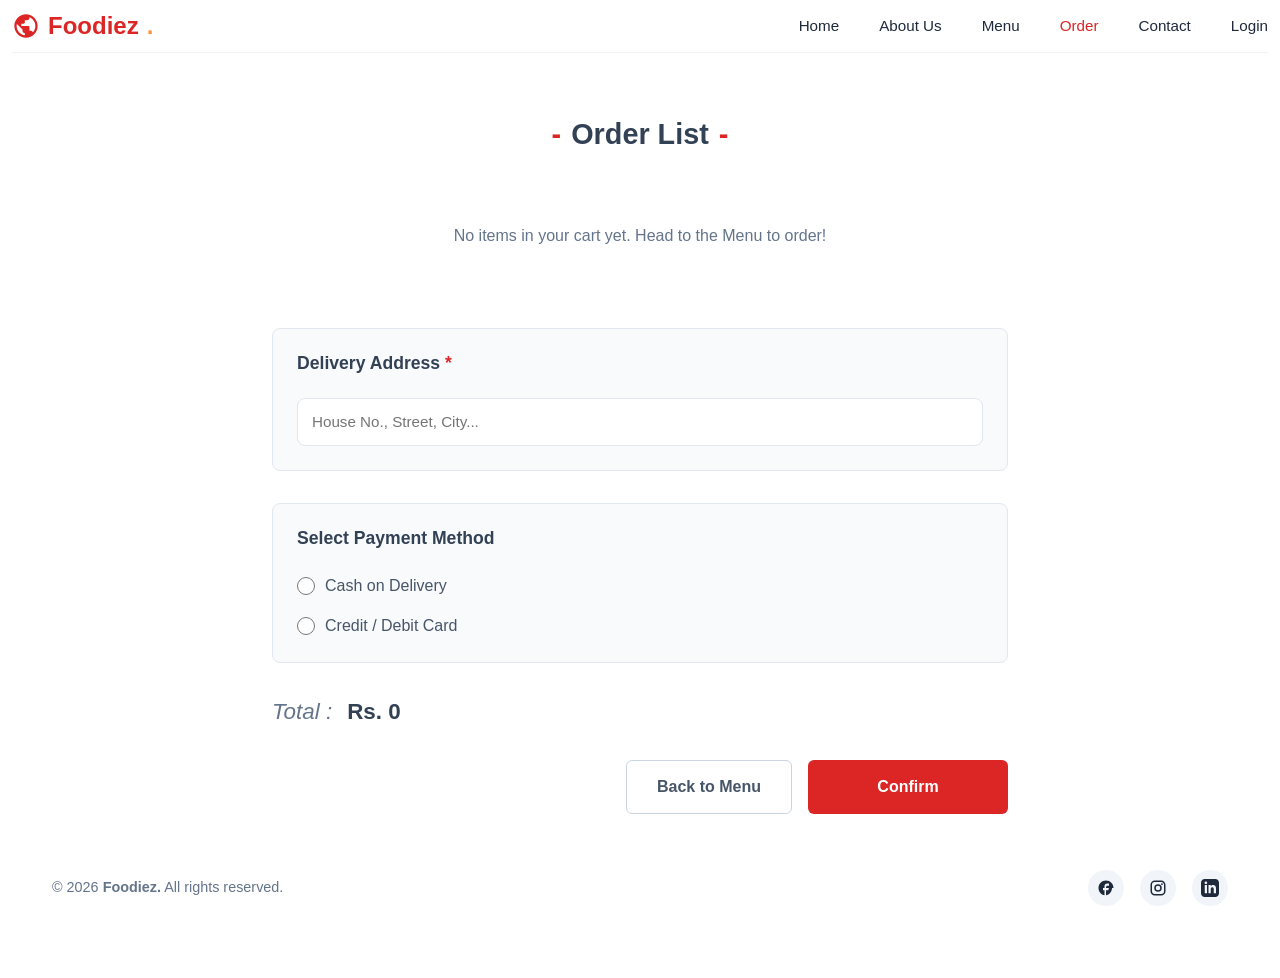
<file: order.html>
<!DOCTYPE html>
<html lang="en">

<head>
    <meta charset="UTF-8">
    <meta name="viewport" content="width=device-width, initial-scale=1.0">
    <title>Order List | Foodies</title>
    <link rel="stylesheet" href="style.css">
    <link href="https://cdn.jsdelivr.net/npm/bootstrap@5.3.8/dist/css/bootstrap.min.css" rel="stylesheet">
    <style>
        /* ── Order page layout ── */
        .order-summary-section {
            align-items: stretch;
        }

        /* ── Action buttons row ── */
        .action-buttons {
            display: flex;
            gap: 1rem;
            width: 100%;
            justify-content: flex-end;
        }

        .order-back-btn {
            background-color: transparent;
            color: #475569;
            border: 1px solid #cbd5e1;
            border-radius: 6px;
            padding: 14px 30px;
            font-size: 1rem;
            font-weight: 600;
            cursor: pointer;
            text-align: center;
            text-decoration: none;
            display: inline-block;
            transition: all 0.3s ease;
            font-family: 'Poppins', sans-serif;
        }

        .order-back-btn:hover {
            border-color: #dc2626;
            color: #dc2626;
            background: #fff5f5;
        }

        .order-confirm-btn {
            background-color: var(--primary-color);
            color: white;
            border: none;
            border-radius: 6px;
            padding: 14px 40px;
            font-size: 1rem;
            font-weight: 600;
            cursor: pointer;
            transition: all 0.3s ease;
            min-width: 200px;
            font-family: 'Poppins', sans-serif;
        }

        .order-confirm-btn:hover {
            background: #b91c1c;
            transform: translateY(-2px);
            box-shadow: 0 6px 16px rgba(220, 38, 38, 0.3);
        }

        /* ── Payment section ── */
        .payment-section {
            width: 100%;
            margin-bottom: 2rem;
            padding: 1.5rem;
            background-color: #f8fafc;
            border: 1px solid #e2e8f0;
            border-radius: 8px;
            display: flex;
            flex-direction: column;
            gap: 1rem;
            box-sizing: border-box;
        }

        .payment-section h3 {
            font-size: 1.1rem;
            color: #334155;
            margin-bottom: 0.5rem;
            font-weight: 600;
        }

        .payment-option {
            display: flex;
            align-items: center;
            gap: 10px;
            cursor: pointer;
        }

        .payment-option input[type="radio"] {
            width: 18px;
            height: 18px;
            accent-color: var(--primary-color);
            cursor: pointer;
        }

        .payment-option label {
            font-size: 1rem;
            color: #475569;
            cursor: pointer;
            font-weight: 500;
        }

        /* ── JS-rendered cart item elements ── */
        .order-item-header {
            display: flex;
            justify-content: space-between;
            align-items: flex-start;
            gap: 8px;
        }

        .remove-item-btn {
            background: none;
            border: none;
            cursor: pointer;
            color: #ef4444;
            padding: 5px;
            flex-shrink: 0;
        }

        .remove-item-btn:hover {
            color: #b91c1c;
        }

        .order-qty-controls {
            display: flex;
            align-items: center;
            gap: 10px;
        }

        .qty-ctrl-btn {
            width: 28px;
            height: 28px;
            border-radius: 4px;
            border: 1px solid #cbd5e1;
            background: white;
            cursor: pointer;
            font-weight: bold;
            color: #334155;
            font-size: 1rem;
            display: flex;
            align-items: center;
            justify-content: center;
        }

        .qty-ctrl-btn:hover {
            border-color: #dc2626;
            color: #dc2626;
        }

        .qty-value {
            font-weight: 600;
            min-width: 20px;
            text-align: center;
        }

        /* ── Address field ── */
        .address-field {
            display: flex;
            flex-direction: column;
            gap: 4px;
        }

        .address-field input {
            width: 100%;
            padding: 12px 14px;
            border: 1.5px solid #e2e8f0;
            border-radius: 8px;
            font-family: 'Poppins', sans-serif;
            font-size: 0.95rem;
            color: #334155;
            background: white;
            outline: none;
            transition: border-color 0.3s ease, box-shadow 0.3s ease;
            box-sizing: border-box;
        }

        .address-field input:focus {
            border-color: #dc2626;
            box-shadow: 0 0 0 3px rgba(220, 38, 38, 0.08);
        }

        .address-field input.error {
            border-color: #ef4444;
            box-shadow: 0 0 0 3px rgba(239, 68, 68, 0.1);
        }

        .address-error {
            display: none;
            color: #ef4444;
            font-size: 0.82rem;
            margin: 2px 0 0;
        }

        .address-error.visible {
            display: block;
        }

        /* ── 768px — mobile ── */
        @media (max-width: 768px) {
            .action-buttons {
                flex-direction: column;
                justify-content: stretch;
            }

            .order-back-btn,
            .order-confirm-btn {
                width: 100%;
                min-width: unset;
                text-align: center;
            }

            .order-summary-section {
                padding: 0 1rem;
            }

            .payment-section {
                padding: 1.2rem;
            }

            .order-item-header {
                flex-wrap: nowrap;
            }
        }

        /* ── 480px — small phone ── */
        @media (max-width: 480px) {

            .order-back-btn,
            .order-confirm-btn {
                padding: 12px 20px;
                font-size: 0.95rem;
            }

            .payment-option label {
                font-size: 0.9rem;
            }

            .payment-section h3 {
                font-size: 1rem;
            }

            .order-item-title {
                font-size: 0.95rem;
            }

            .order-item-price {
                font-size: 1rem;
            }
        }
    </style>
</head>

<body>

    <div class="container-fluid">

        <div class="main">
            <!-- Centralized Navbar -->
            <nav class="navbar">
                <a href="index.html" class="nav-logo">
                    <svg width="28" height="28" viewBox="0 0 24 24" fill="var(--primary-color)">
                        <path
                            d="M12 2C6.48 2 2 6.48 2 12s4.48 10 10 10 10-4.48 10-10S17.52 2 12 2zm-1 17.93c-3.95-.49-7-3.85-7-7.93 0-.62.08-1.21.21-1.79L9 15v1c0 1.1.9 2 2 2v1.93zm6.9-2.54c-.26-.81-1-1.39-1.9-1.39h-1v-3c0-.55-.45-1-1-1H8v-2h2c.55 0 1-.45 1-1V7h2c1.1 0 2-.9 2-2v-.41c2.93 1.19 5 4.06 5 7.41 0 2.08-.8 3.97-2.1 5.39z" />
                    </svg>
                    Foodiez<span>.</span>
                </a>
                <div class="nav-links">
                    <a href="index.html">Home</a>
                    <a href="about.html">About Us</a>
                    <a href="menu.html">Menu</a>
                    <a href="order.html" class="active">Order</a>
                    <a href="contact.html">Contact</a>
                    <a href="login.html">Login</a>
                </div>
                <div class="menu-toggle">
                    <span></span>
                    <span></span>
                    <span></span>
                </div>
            </nav>

            <!-- Order Header -->
            <div class="order-header">
                <h2>Order List</h2>
            </div>

            <!-- Hardcoded items to match the wireframe exactly before JS intercepts -->
            <div id="order-container" class="order-list">

                <!-- Item 1 -->
                <div class="order-item-card" style="position:relative;">
                    <div class="order-item-img">
                        <img src="https://thebakeoneclub.co.uk/wp-content/uploads/2023/02/Spicy_Chicken_Pizza.jpg"
                            alt="Pizza">
                    </div>
                    <div class="order-item-details">
                        <h3 class="order-item-title">Chilli Chicken Pizza</h3>
                        <div class="order-item-stars">
                            <svg viewBox="0 0 24 24">
                                <path
                                    d="M12 17.27L18.18 21l-1.64-7.03L22 9.24l-7.19-.61L12 2 9.19 8.63 2 9.24l5.46 4.73L5.82 21z" />
                            </svg>
                            <svg viewBox="0 0 24 24">
                                <path
                                    d="M12 17.27L18.18 21l-1.64-7.03L22 9.24l-7.19-.61L12 2 9.19 8.63 2 9.24l5.46 4.73L5.82 21z" />
                            </svg>
                            <svg viewBox="0 0 24 24">
                                <path
                                    d="M12 17.27L18.18 21l-1.64-7.03L22 9.24l-7.19-.61L12 2 9.19 8.63 2 9.24l5.46 4.73L5.82 21z" />
                            </svg>
                            <svg viewBox="0 0 24 24">
                                <path
                                    d="M12 17.27L18.18 21l-1.64-7.03L22 9.24l-7.19-.61L12 2 9.19 8.63 2 9.24l5.46 4.73L5.82 21z" />
                            </svg>
                            <svg viewBox="0 0 24 24" class="star-empty">
                                <path
                                    d="M12 17.27L18.18 21l-1.64-7.03L22 9.24l-7.19-.61L12 2 9.19 8.63 2 9.24l5.46 4.73L5.82 21 12 17.27z" />
                            </svg>
                        </div>
                        <div class="order-item-divider"></div>
                        <div class="order-item-bottom">
                            <div class="order-item-price"><span>Rs.</span> 2900</div>
                            <div class="order-item-qty">Qty : 1</div>
                        </div>
                    </div>
                </div>

                <!-- Item 2 -->
                <div class="order-item-card" style="position:relative;">
                    <div class="order-item-img">
                        <img src="https://assets.epicurious.com/photos/5c745a108918ee7ab68daf79/1:1/w_2560%2Cc_limit/Smashburger-recipe-120219.jpg"
                            alt="Burger">
                    </div>
                    <div class="order-item-details">
                        <h3 class="order-item-title">Cheese Burger</h3>
                        <div class="order-item-stars">
                            <svg viewBox="0 0 24 24">
                                <path
                                    d="M12 17.27L18.18 21l-1.64-7.03L22 9.24l-7.19-.61L12 2 9.19 8.63 2 9.24l5.46 4.73L5.82 21z" />
                            </svg>
                            <svg viewBox="0 0 24 24">
                                <path
                                    d="M12 17.27L18.18 21l-1.64-7.03L22 9.24l-7.19-.61L12 2 9.19 8.63 2 9.24l5.46 4.73L5.82 21z" />
                            </svg>
                            <svg viewBox="0 0 24 24">
                                <path
                                    d="M12 17.27L18.18 21l-1.64-7.03L22 9.24l-7.19-.61L12 2 9.19 8.63 2 9.24l5.46 4.73L5.82 21z" />
                            </svg>
                            <svg viewBox="0 0 24 24">
                                <path
                                    d="M12 17.27L18.18 21l-1.64-7.03L22 9.24l-7.19-.61L12 2 9.19 8.63 2 9.24l5.46 4.73L5.82 21z" />
                            </svg>
                            <svg viewBox="0 0 24 24">
                                <path
                                    d="M12 17.27L18.18 21l-1.64-7.03L22 9.24l-7.19-.61L12 2 9.19 8.63 2 9.24l5.46 4.73L5.82 21z" />
                            </svg>
                        </div>
                        <div class="order-item-divider"></div>
                        <div class="order-item-bottom">
                            <div class="order-item-price"><span>Rs.</span> 590</div>
                            <div class="order-item-qty">Qty : 2</div>
                        </div>
                    </div>
                </div>
            </div> <!-- /order-list -->

            <div class="order-summary-section">
                <!-- Delivery Address -->
                <div class="payment-section">
                    <h3>Delivery Address <span style="color:#dc2626;">*</span></h3>
                    <div class="address-field">
                        <input type="text" id="delivery-address" placeholder="House No., Street, City..."
                            autocomplete="street-address">
                        <p class="address-error" id="address-error">⚠ Please enter your delivery address.</p>
                    </div>

                </div>

                <!-- Payment methods -->
                <div class="payment-section">
                    <h3>Select Payment Method</h3>
                    <div class="payment-option">
                        <input type="radio" id="cash" name="payment_method" value="Cash on Delivery">
                        <label for="cash">Cash on Delivery</label>
                    </div>
                    <div class="payment-option">
                        <input type="radio" id="card" name="payment_method" value="Credit/Debit Card">
                        <label for="card">Credit / Debit Card</label>
                    </div>
                </div>

                <div class="order-total-display">
                    <span class="label">Total :</span>
                    <span class="amount" id="total-price">Rs. 0</span>
                </div>

                <div class="action-buttons">
                    <a href="menu.html" class="order-back-btn">Back to Menu</a>
                    <button class="order-confirm-btn" onclick="placeOrder()">Confirm</button>
                </div>
            </div>

        </div> <!-- /main -->

        <!-- Centralized Footer -->
        <footer>
            <p>&copy; 2026 <strong>Foodiez.</strong> All rights reserved.</p>

            <div class="socials">
                <a href="#" aria-label="Facebook">
                    <svg viewBox="0 0 24 24">
                        <path
                            d="M22 12c0-5.52-4.48-10-10-10S2 6.48 2 12c0 4.84 3.44 8.87 8 9.8V15H8v-3h2V9.5C10 7.57 11.57 6 13.5 6H16v3h-2c-1.1 0-2 .9-2 2v1h4l-1 3h-3v6.8c4.56-.93 8-4.96 8-9.8z" />
                    </svg>
                </a>
                <a href="#" aria-label="Instagram">
                    <svg viewBox="0 0 24 24">
                        <path
                            d="M7.8 2h8.4C19.4 2 22 4.6 22 7.8v8.4a5.8 5.8 0 0 1-5.8 5.8H7.8C4.6 22 2 19.4 2 16.2V7.8A5.8 5.8 0 0 1 7.8 2zm-.2 2A3.6 3.6 0 0 0 4 7.6v8.8C4 18.39 5.61 20 7.6 20h8.8a3.6 3.6 0 0 0 3.6-3.6V7.6C20 5.61 18.39 4 16.4 4H7.6zm9.65 1.5a1.25 1.25 0 0 1 1.25 1.25A1.25 1.25 0 0 1 17.25 8 1.25 1.25 0 0 1 16 6.75a1.25 1.25 0 0 1 1.25-1.25zM12 7a5 5 0 0 1 5 5 5 5 0 0 1-5 5 5 5 0 0 1-5-5 5 5 0 0 1 5-5zm0 2a3 3 0 0 0-3 3 3 3 0 0 0 3 3 3 3 0 0 0 3-3 3 3 0 0 0-3-3z" />
                    </svg>
                </a>
                <a href="#" aria-label="LinkedIn">
                    <svg viewBox="0 0 24 24">
                        <path
                            d="M19 0h-14c-2.761 0-5 2.239-5 5v14c0 2.761 2.239 5 5 5h14c2.762 0 5-2.239 5-5v-14c0-2.761-2.238-5-5-5zm-11 19h-3v-11h3v11zm-1.5-12.268c-.966 0-1.75-.79-1.75-1.764s.784-1.764 1.75-1.764 1.75.79 1.75 1.764-.783 1.764-1.75 1.764zm13.5 12.268h-3v-5.604c0-3.368-4-3.113-4 0v5.604h-3v-11h3v1.765c1.396-2.586 7-2.777 7 2.476v6.759z" />
                    </svg>
                </a>
            </div>
        </footer>

    </div>

    <script src="script.js"></script>
    <script src="https://cdn.jsdelivr.net/npm/bootstrap@5.3.8/dist/js/bootstrap.bundle.min.js"></script>

</body>

</html>
</file>
<file: style.css>
/* 
   ==========================================================================
   ROOT VARIABLES
   These variables define the core color palette, shadows, and transitions 
   used across the entire application for consistent branding and UI.
   ========================================================================== */
:root {
    /* Brand Colors */
    --primary-color: #dc2626;    /* Vibrant Red */
    --secondary-color: #fb923c;  /* Warm Orange */
    --accent-color: #991b1b;     /* Deep Maroon */
    
    /* Layout Colors */
    --bg-color: #ffffff;
    --text-dark: #1e293b;        /* Slate 800 */
    --text-light: #64748b;       /* Slate 500 */
    --white: #ffffff;
    
    /* Status Colors */
    --danger: #ef4444;
    --success: #22c55e;
    
    /* Effects */
    --card-shadow: 0 4px 12px rgba(0, 0, 0, 0.08);
    --hover-shadow: 0 8px 24px rgba(0, 0, 0, 0.12);
    --transition: all 0.3s cubic-bezier(0.4, 0, 0.2, 1);
}

/* 
   ==========================================================================
   BASE STYLES & RESET
   Ensures a consistent cross-browser foundation and sets the default 
   typography for the site.
   ========================================================================== */
* {
    margin: 0;
    padding: 0;
    box-sizing: border-box;
    font-family: 'Poppins', sans-serif;
}

body {
    background-color: var(--bg-color);
    color: var(--text-dark);
    line-height: 1.6;
    display: flex;
    flex-direction: column;
    align-items: center;
    min-height: 100vh;
    overflow-x: hidden;
}

.wrapper {
    width: 100%;
    max-width: 1100px;
    margin-top: 2rem;
    display: flex;
    flex-direction: column;
    position: relative;
    flex: 1;
    box-sizing: border-box;
}

.main {
    background-color: var(--white);
    display: flex;
    flex-direction: column;
    flex: 1;
}

/* 
   ==========================================================================
   TYPOGRAPHY & GLOBAL LINKS
   Consistent font weights and color behaviors for a cohesive look.
   ========================================================================== */
h1, h2, h3, h4, h5, h6 {
    font-weight: 600;
    color: var(--text-dark);
}

a {
    text-decoration: none;
    color: inherit;
    transition: var(--transition);
}

ul {
    list-style: none;
}

/* 
   ==========================================================================
   UI COMPONENTS - BUTTONS
   Reusable button variants for the primary calls to action.
   ========================================================================== */
.btn {
    display: inline-block;
    padding: 12px 28px;
    background-color: var(--primary-color);
    color: var(--white);
    border: none;
    border-radius: 30px;
    font-weight: 500;
    cursor: pointer;
    transition: var(--transition);
    text-align: center;
    font-size: 1rem;
}

.btn:hover {
    background-color: var(--accent-color);
    box-shadow: var(--hover-shadow);
    transform: translateY(-2px);
}

.btn-secondary {
    background-color: var(--white);
    color: var(--primary-color);
    border: 2px solid var(--primary-color);
}

.btn-secondary:hover {
    background-color: var(--primary-color);
    color: var(--white);
}

/* 
   ==========================================================================
   MAIN NAVIGATION (NAVBAR)
   Sticky header with logo, standard navigation links, and cart icon.
   ========================================================================== */
.navbar {
    display: flex;
    justify-content: space-between;
    align-items: center;
    padding: 1rem 1.5rem;
    background-color: var(--white);
    border-bottom: 1px solid #f1f5f9;
    position: sticky;
    top: 0;
    z-index: 1000;
    width: 100%;
    box-sizing: border-box;
}

.nav-logo {
    font-size: 1.5rem;
    font-weight: 700;
    color: var(--primary-color);
    display: flex;
    align-items: center;
    gap: 8px;
    text-decoration: none;
}

.nav-logo span {
    color: var(--secondary-color);
}

.nav-links {
    display: flex;
    gap: 2.5rem;
}

.nav-links a {
    text-decoration: none;
    color: var(--text-dark);
    font-size: 0.95rem;
    font-weight: 500;
    transition: var(--transition);
    position: relative;
}

.nav-links a.active,
.nav-links a:hover {
    color: var(--primary-color);
}

.nav-icons {
    display: flex;
    align-items: center;
    gap: 1.5rem;
}

/* Shopping Cart Icon & Badge */
.cart-icon-container {
    position: relative;
    cursor: pointer;
}

.cart-icon-container svg {
    width: 28px;
    height: 28px;
    transition: var(--transition);
}

.cart-icon-container:hover svg {
    fill: var(--primary-color);
}

.cart-count {
    position: absolute;
    top: -8px;
    right: -8px;
    background-color: var(--primary-color);
    color: var(--white);
    font-size: 0.75rem;
    font-weight: 700;
    width: 20px;
    height: 20px;
    border-radius: 50%;
    display: flex;
    justify-content: center;
    align-items: center;
}

/* Mobile Menu Trigger */
.menu-toggle {
    display: none;
    cursor: pointer;
    flex-direction: column;
    gap: 5px;
}

.menu-toggle span {
    width: 25px;
    height: 3px;
    background-color: var(--text-dark);
    transition: var(--transition);
}

/* Sections */
main {
    flex: 1;
}

.section-header {
    text-align: center;
    margin-bottom: 3rem;
    padding: 4rem 5% 0;
}

.section-header h2 {
    font-size: 2.5rem;
    color: var(--text-dark);
    margin-bottom: 10px;
}

.section-header h2 span {
    color: var(--primary-color);
}

.section-header p {
    color: var(--text-light);
    font-size: 1.1rem;
}

/* Footer */
footer {
    background: var(--white);
    padding: 1.5rem 2.5rem;
    display: flex;
    justify-content: space-between;
    align-items: center;
    flex-wrap: wrap;
    gap: 1rem;
    margin: 2rem 0 3rem;
    width: 100%;
    box-sizing: border-box;
}

footer p {
    font-size: 0.9rem;
    color: var(--text-light);
    margin: 0;
}

.footer-content {
    display: none;
    /* Hide old footer structure in pages where it might still exist */
}

.footer-col h3 {
    color: var(--white);
    margin-bottom: 1.5rem;
    font-size: 1.3rem;
}

.footer-col p {
    color: lightgray;
    font-size: 0.95rem;
    margin-bottom: 1rem;
}

.footer-links {
    display: flex;
    flex-direction: column;
    gap: 0.8rem;
}

.socials {
    display: flex;
    gap: 1rem;
}

.socials a {
    width: 36px;
    height: 36px;
    border-radius: 50%;
    background: #f1f5f9;
    display: flex;
    justify-content: center;
    align-items: center;
    color: var(--text-dark);
    transition: var(--transition);
}

.socials a:hover {
    background: var(--primary-color);
    color: white;
    transform: translateY(-3px);
}

.socials svg {
    width: 18px;
    height: 18px;
    fill: currentColor;
}

.footer-bottom {
    text-align: center;
    padding-top: 2rem;
    border-top: 1px solid black;
    font-size: 0.9rem;
    color: lightgray;
}

/* Popup Notification */
.popup-overlay {
    position: fixed;
    top: 0;
    left: 0;
    width: 100%;
    height: 100%;
    background: gray;
    display: flex;
    justify-content: center;
    align-items: center;
    z-index: 2000;
    opacity: 0;
    visibility: hidden;
    transition: var(--transition);
}

.popup-overlay.active {
    opacity: 1;
    visibility: visible;
}

.popup-content {
    background: var(--white);
    padding: 2.5rem;
    border-radius: 16px;
    text-align: center;
    transform: translateY(-50px) scale(0.9);
    transition: var(--transition);
    max-width: 400px;
    width: 90%;
    box-shadow: 0 10px 30px lightgray;
}

.popup-overlay.active .popup-content {
    transform: translateY(0) scale(1);
}

.popup-icon {
    width: 70px;
    height: 70px;
    background: beige;
    color: var(--success);
    border-radius: 50%;
    display: flex;
    justify-content: center;
    align-items: center;
    font-size: 2rem;
    margin: 0 auto 1.5rem;
}

.popup-content h3 {
    font-size: 1.5rem;
    margin-bottom: 10px;
}

.popup-content p {
    color: var(--text-light);
    margin-bottom: 1.5rem;
}

.toast-notification {
    position: fixed;
    bottom: 30px;
    right: 30px;
    background-color: var(--success);
    color: white;
    padding: 15px 25px;
    border-radius: 8px;
    box-shadow: 0 4px 15px gray;
    transform: translateY(100px);
    opacity: 0;
    transition: all 0.4s cubic-bezier(0.175, 0.885, 0.32, 1.275);
    z-index: 2000;
    font-weight: 500;
}

.toast-notification.show {
    transform: translateY(0);
    opacity: 1;
}

/* Responsive */
@media (max-width: 768px) {
    .menu-toggle {
        display: flex;
    }

    .nav-links {
        position: absolute;
        top: 100%;
        left: 0;
        width: 100%;
        background-color: var(--white);
        flex-direction: column;
        gap: 0;
        padding: 0;
        max-height: 0;
        overflow: hidden;
        transition: max-height 0.3s ease;
        text-align: center;
        box-shadow: 0 10px 10px whitesmoke;
        border-top: 1px solid #f1f5f9;
    }

    .nav-links a {
        padding: 0.75rem 1rem;
        border-bottom: 1px solid #f8fafc;
        display: block;
        width: 100%;
    }

    .nav-links.active {
        max-height: 500px;
        padding: 0.5rem 0;
    }

    .section-header h2 {
        font-size: 2rem;
    }
}

/* Hero Section */
.hero {
    position: relative;
    height: 450px;
    display: flex;
    justify-content: center;
    align-items: center;
    text-align: center;
    color: white;
    overflow: hidden;
    width: 100%;
}

.hero-bg {
    position: absolute;
    top: 0;
    left: 0;
    right: 0;
    bottom: 0;
    background-size: cover;
    background-position: center;
    filter: brightness(0.4);
    z-index: 1;
    transition: transform 10s ease;
}

.hero-bg-carousel {
    position: absolute;
    top: 0;
    left: 0;
    width: 100%;
    height: 100%;
    z-index: 1;
}

.hero:hover .hero-bg {
    transform: scale(1.05);
}

.hero-content {
    position: relative;
    z-index: 2;
    max-width: 600px;
    padding: 2rem;
}

.hero h1 {
    font-size: 3.5rem;
    color: white;
    margin-bottom: 1rem;
    line-height: 1.2;
}

.hero h1 span {
    color: var(--secondary-color);
}

.hero p {
    font-size: 1.1rem;
    color: #e2e8f0;
    margin-bottom: 2rem;
}

.hero-btn {
    display: inline-block;
    padding: 12px 30px;
    background-color: var(--primary-color);
    color: white;
    border-radius: 30px;
    font-weight: 600;
    font-size: 1.1rem;
    transition: all 0.3s ease;
    box-shadow: 0 4px 15px rgba(255, 69, 0, 0.4);
}

.hero-btn:hover {
    background-color: var(--accent-color);
    transform: translateY(-2px);
}

/* Feature Cards */
.features {
    display: grid;
    grid-template-columns: repeat(3, 1fr);
    gap: 2rem;
    padding: 3rem 2.5rem;
    background-color: white;
    width: 100%;
    box-sizing: border-box;
}

.feature-card {
    border: 1px solid #f1f5f9;
    border-radius: 12px;
    overflow: hidden;
    transition: all 0.3s ease;
    background: white;
}

.feature-card:hover {
    transform: translateY(-10px);
    box-shadow: 0 15px 30px rgba(0, 0, 0, 0.1);
    border-color: transparent;
}

.feature-img {
    height: 180px;
    overflow: hidden;
}

.feature-img img {
    width: 100%;
    height: 100%;
    object-fit: cover;
    transition: transform 0.5s ease;
}

.feature-card:hover .feature-img img {
    transform: scale(1.1);
}

.feature-text {
    padding: 1.5rem;
    text-align: center;
}

.feature-text h3 {
    font-size: 1.2rem;
    color: var(--text-dark);
    margin-bottom: 0.5rem;
}

.feature-text p {
    font-size: 0.9rem;
    color: var(--text-light);
}

/* About Section & Testimonials */
.about-section {
    display: flex;
    align-items: center;
    padding: 4rem 3rem;
    gap: 4rem;
    border-bottom: 1px solid #f1f5f9;
}

.about-img {
    flex: 1;
    border-radius: 16px;
    overflow: hidden;
    box-shadow: 0 15px 30px rgba(0, 0, 0, 0.1);
    position: relative;
}

.about-img img {
    width: 100%;
    height: 100%;
    object-fit: cover;
    display: block;
    transition: transform 0.8s ease;
}

.about-img:hover img {
    transform: scale(1.05);
}

.about-text {
    flex: 1;
}

.about-text h2 {
    font-size: 2.5rem;
    color: var(--text-dark);
    margin-bottom: 1.5rem;
    font-weight: 700;
}

.about-text p {
    color: var(--text-light);
    font-size: 1.05rem;
    line-height: 1.8;
    margin-bottom: 1.5rem;
}

.testimonials-section {
    padding: 4rem 3rem 5rem;
    background-color: #f8fafc;
}

.testimonials-section h2 {
    text-align: center;
    font-size: 2.2rem;
    color: var(--text-dark);
    margin-bottom: 3rem;
    font-weight: 700;
}

.testimonials-grid {
    display: grid;
    grid-template-columns: repeat(3, 1fr);
    gap: 2rem;
}

.testimonial-card {
    background: white;
    border: 1px solid #f1f5f9;
    border-radius: 16px;
    padding: 2.5rem 2rem;
    box-shadow: 0 4px 15px rgba(0, 0, 0, 0.03);
    transition: all 0.3s ease;
    display: flex;
    flex-direction: column;
}

.testimonial-card:hover {
    transform: translateY(-8px);
    box-shadow: 0 15px 30px rgba(0, 0, 0, 0.08);
    border-color: white;
}

.testimonial-avatar {
    width: 50px;
    height: 50px;
    border-radius: 50%;
    background-color: #f1f5f9;
    display: flex;
    justify-content: center;
    align-items: center;
    margin-bottom: 1.5rem;
    color: var(--primary-color);
    overflow: hidden;
}

.testimonial-avatar img {
    width: 100%;
    height: 100%;
    object-fit: cover;
}

.testimonial-quote {
    color: var(--text-light);
    font-size: 0.95rem;
    line-height: 1.6;
    font-style: italic;
    margin-bottom: 1.5rem;
    flex-grow: 1;
    position: relative;
}

.testimonial-author {
    font-weight: 700;
    color: var(--text-dark);
    font-size: 0.95rem;
}

/* Menu Section */
.menu-header {
    padding: 4rem 2rem 2rem;
    text-align: center;
    position: relative;
}

.menu-header h2 {
    display: inline-block;
    font-size: 1.8rem;
    color: #334155;
    font-weight: 600;
    position: relative;
}

.menu-header h2::before,
.menu-header h2::after {
    content: "-";
    margin: 0 10px;
    color: var(--primary-color);
}

.menu-grid {
    display: grid;
    grid-template-columns: repeat(3, 1fr);
    gap: 2.5rem 2rem;
    padding: 2rem 2rem 4rem;
    width: 100%;
    box-sizing: border-box;
}

.menu-card {
    position: relative;
    display: flex;
    flex-direction: column;
    background: white;
    border-radius: 12px;
}

.menu-img-wrapper {
    width: 100%;
    height: 220px;
    border-radius: 12px;
    overflow: hidden;
    margin-bottom: -50px;
    z-index: 1;
    box-shadow: 0 4px 15px rgba(0, 0, 0, 0.05);
    background-color: #f1f5f9;
}

.menu-img-wrapper img {
    width: 100%;
    height: 100%;
    object-fit: cover;
    transition: transform 0.5s ease;
}

.menu-card:hover .menu-img-wrapper img {
    transform: scale(1.05);
}

.menu-info-card {
    background: white;
    border-radius: 12px;
    padding: 1.5rem;
    margin: 0 1rem;
    box-shadow: 0 10px 30px rgba(0, 0, 0, 0.08);
    z-index: 2;
    display: flex;
    flex-direction: column;
    flex-grow: 1;
    border: 1px solid #f1f5f9;
    transition: box-shadow 0.3s ease, border-color 0.3s ease;
}

.menu-card:hover .menu-info-card {
    box-shadow: 0 15px 35px rgba(0, 0, 0, 0.12);
    border-color: #e2e8f0;
}

.menu-title {
    font-size: 1.1rem;
    color: #334155;
    font-weight: 700;
    margin-bottom: 0.5rem;
}

.menu-desc {
    font-size: 0.8rem;
    color: #64748b;
    line-height: 1.5;
    margin-bottom: 1rem;
    flex-grow: 1;
}

.menu-price {
    font-size: 1.15rem;
    color: #334155;
    font-weight: 700;
    margin-bottom: 1rem;
}

.menu-price span {
    font-size: 0.9rem;
    color: #64748b;
    font-weight: 500;
    margin-right: 4px;
}

.menu-qty-row {
    display: flex;
    align-items: center;
    gap: 10px;
    margin-bottom: 1rem;
}

.menu-qty-label {
    font-size: 0.9rem;
    color: #334155;
    font-weight: 600;
}

.menu-qty-select {
    flex: 1;
    padding: 6px 10px;
    border: 1px solid #cbd5e1;
    border-radius: 6px;
    font-family: inherit;
    color: #334155;
    outline: none;
    background: white;
}

.menu-qty-select:focus {
    border-color: var(--primary-color);
    box-shadow: 0 0 0 2px rgba(var(--primary-color-rgb), 0.2);
}

.menu-order-btn {
    background-color: #cffafe;
    color: #0891b2;
    border: none;
    border-radius: 6px;
    padding: 10px;
    font-weight: 600;
    font-size: 0.85rem;
    cursor: pointer;
    transition: all 0.3s ease;
    text-transform: uppercase;
    letter-spacing: 0.5px;
}

.menu-order-btn:hover {
    background-color: #22d3ee;
    color: white;
}

/* Order Section */
.order-header {
    padding: 4rem 2rem 2rem;
    text-align: center;
    position: relative;
}

.order-header h2 {
    display: inline-block;
    font-size: 1.8rem;
    color: #334155;
    font-weight: 600;
    position: relative;
}

.order-header h2::before,
.order-header h2::after {
    content: "-";
    margin: 0 10px;
    color: var(--primary-color);
}

.order-list {
    max-width: 800px;
    width: 100%;
    margin: 0 auto;
    display: flex;
    flex-direction: column;
    gap: 1.5rem;
    padding: 0 2rem;
}

.order-item-card {
    display: flex;
    border: 1px solid #e2e8f0;
    border-radius: 12px;
    overflow: hidden;
    background: white;
    transition: box-shadow 0.3s ease;
    height: 160px;
    position: relative;
}

.order-item-card:hover {
    box-shadow: 0 8px 20px rgba(0, 0, 0, 0.06);
}

.order-item-img {
    width: 250px;
    background-color: #f8fafc;
    border-right: 1px solid #e2e8f0;
    position: relative;
    flex-shrink: 0;
}

.order-item-img img {
    width: 100%;
    height: 100%;
    object-fit: cover;
}

.order-item-card::before {
    content: '';
    width: 6px;
    height: 100%;
    background-color: var(--primary-color);
    position: absolute;
    left: 0;
    top: 0;
    z-index: 2;
    opacity: 0.8;
}

.order-item-details {
    flex-grow: 1;
    padding: 1.5rem 2rem;
    display: flex;
    flex-direction: column;
    justify-content: center;
    gap: 12px;
}

.order-item-title {
    font-size: 1.1rem;
    color: #334155;
    font-weight: 700;
    margin: 0;
}

.order-item-stars {
    color: var(--secondary-color);
    display: flex;
    gap: 2px;
}

.order-item-stars svg {
    width: 14px;
    height: 14px;
    fill: currentColor;
}

.order-item-stars .star-empty {
    fill: #e2e8f0;
}

.order-item-divider {
    height: 1px;
    background-color: #e2e8f0;
    width: 100%;
    margin: 5px 0;
}

.order-item-bottom {
    display: flex;
    justify-content: space-between;
    align-items: center;
}

.order-item-price {
    font-size: 1.15rem;
    color: #334155;
    font-weight: 700;
}

.order-item-price span {
    font-size: 0.9rem;
    font-weight: 600;
    margin-right: 4px;
}

.order-item-qty {
    padding: 6px 15px;
    border: 1px solid #cbd5e1;
    border-radius: 4px;
    font-size: 0.85rem;
    color: #334155;
    font-weight: 500;
    background: white;
}

.order-summary-section {
    max-width: 800px;
    width: 100%;
    margin: 3rem auto 0;
    padding: 0 2rem;
    display: flex;
    flex-direction: column;
    align-items: flex-end;
}

.order-total-display {
    font-size: 1.4rem;
    color: #334155;
    margin-bottom: 2rem;
    display: flex;
    align-items: center;
    gap: 15px;
}

.order-total-display span.label {
    font-style: italic;
    color: #64748b;
    font-weight: 500;
}

.order-total-display span.amount {
    font-weight: 700;
}

.add-cart-btn {
    background-color: #334155;
    color: white;
    border: none;
    border-radius: 6px;
    padding: 14px 40px;
    font-size: 1rem;
    font-weight: 600;
    cursor: pointer;
    transition: all 0.3s ease;
    min-width: 250px;
}

.add-cart-btn:hover {
    background-color: var(--primary-color);
    box-shadow: 0 4px 15px rgba(255, 69, 0, 0.3);
    transform: translateY(-2px);
}

.payment-methods-container {
    width: 100%;
    margin-bottom: 2rem;
    padding: 1.5rem;
    background-color: #f8fafc;
    border: 1px solid #e2e8f0;
    border-radius: 8px;
    display: flex;
    flex-direction: column;
    gap: 1rem;
}

.place-order-btn {
    background-color: var(--primary-color);
    color: white;
    border: none;
    border-radius: 6px;
    padding: 14px 40px;
    font-size: 1rem;
    font-weight: 600;
    cursor: pointer;
    transition: all 0.3s ease;
    min-width: 200px;
}

/* Contact Section */
.contact-container {
    display: flex;
    flex-wrap: wrap;
}

.contact-left,
.contact-right {
    flex: 1;
    min-width: 300px;
    padding: 4rem 3.5rem;
}

.section-title {
    font-size: 1.5rem;
    color: #334155;
    font-weight: 700;
    margin-bottom: 2.5rem;
}

.section-title::before {
    content: "- ";
    color: #334155;
}

.section-title::after {
    content: " -";
    color: #334155;
}

.contact-info-block {
    margin-bottom: 2rem;
}

.contact-info-block h4 {
    font-size: 1rem;
    color: #334155;
    margin-bottom: 0.5rem;
    font-weight: 600;
}

.contact-detail {
    display: flex;
    align-items: flex-start;
    gap: 12px;
    color: #64748b;
    font-size: 0.9rem;
}

.contact-detail svg {
    width: 18px;
    height: 18px;
    fill: #94a3b8;
    margin-top: 2px;
}

.contact-form-card {
    background-color: white;
    border-radius: 12px;
    padding: 2.5rem 2rem;
    box-shadow: 0 10px 40px rgba(0, 0, 0, 0.06);
    border: 1px solid #f1f5f9;
}

.form-group {
    margin-bottom: 1.5rem;
}

.form-label {
    display: block;
    margin-bottom: 0.5rem;
    font-size: 0.9rem;
    color: #475569;
    font-weight: 500;
}

.form-input {
    width: 100%;
    padding: 14px 15px;
    border: 1px solid #cbd5e1;
    border-radius: 6px;
    font-size: 0.9rem;
    color: #334155;
    font-family: inherit;
    outline: none;
    transition: all 0.3s ease;
    background-color: white;
}

.form-input:focus {
    border-color: #3b82f6;
    box-shadow: 0 0 0 3px rgba(59, 130, 246, 0.1);
}

textarea.form-input {
    resize: vertical;
    min-height: 120px;
}

.submit-btn {
    background-color: #3b82f6;
    color: white;
    border: none;
    padding: 12px 35px;
    font-size: 0.95rem;
    font-weight: 500;
    border-radius: 6px;
    cursor: pointer;
    transition: all 0.3s ease;
}

.submit-btn:hover {
    background-color: #2563eb;
    box-shadow: 0 4px 12px rgba(59, 130, 246, 0.3);
}

/* =====================
   Responsive Breakpoints
   ===================== */

/* Tablet landscape / large tablet */
@media (max-width: 1024px) {
    .menu-grid {
        grid-template-columns: repeat(2, 1fr);
        padding: 2rem 1.5rem 4rem;
    }

    .features {
        grid-template-columns: repeat(2, 1fr);
        padding: 3rem 2rem;
    }

    .about-section {
        gap: 3rem;
        padding: 3rem 2rem;
    }
}

/* Tablet portrait */
@media (max-width: 900px) {
    .about-section {
        flex-direction: column;
        padding: 3rem 1.5rem;
        gap: 2rem;
    }

    .about-img {
        max-height: 280px;
        width: 100%;
    }

    .testimonials-grid {
        grid-template-columns: repeat(2, 1fr);
        gap: 1.5rem;
    }

    .contact-container {
        flex-direction: column;
    }

    .contact-right {
        padding: 0 1.5rem 3rem;
    }

    .contact-left {
        padding: 3rem 1.5rem 1rem;
    }
}

/* Mobile landscape / large phone */
@media (max-width: 768px) {
    body {
        padding: 0;
    }

    .wrapper {
        margin-top: 0;
        border-radius: 0;
    }

    .navbar {
        padding: 0.8rem 1.2rem;
        position: fixed;
    }

    .nav-links {
        position: fixed;
        top: 60px;
        left: -100%;
        width: 100%;
        height: calc(100vh - 60px);
        background: white;
        flex-direction: column;
        align-items: center;
        justify-content: center;
        gap: 2rem;
        transition: 0.4s cubic-bezier(0.4, 0, 0.2, 1);
        z-index: 999;
        box-shadow: 0 10px 15px rgba(0,0,0,0.05);
    }

    .nav-links.active {
        left: 0;
    }

    .nav-links a {
        font-size: 1.2rem;
    }

    .menu-toggle {
        display: flex;
        z-index: 1001;
    }

    .menu-toggle.active span:nth-child(1) {
        transform: translateY(8px) rotate(45deg);
    }

    .menu-toggle.active span:nth-child(2) {
        opacity: 0;
    }

    .menu-toggle.active span:nth-child(3) {
        transform: translateY(-8px) rotate(-45deg);
    }

    .hero {
        height: 350px;
        border-radius: 0;
    }

    .hero h1 {
        font-size: 2rem;
        line-height: 1.2;
    }

    .hero p {
        font-size: 0.9rem;
        margin-bottom: 1.5rem;
    }

    .features {
        grid-template-columns: 1fr;
        padding: 2.5rem 1.2rem;
        gap: 2rem;
    }

    .menu-grid {
        grid-template-columns: 1fr;
        padding: 1.5rem 1rem 4rem;
    }

    .order-item-card {
        flex-direction: column;
        height: auto;
    }

    .order-item-img {
        width: 100%;
        height: 160px;
        border-right: none;
        border-bottom: 1px solid #e2e8f0;
    }

    .order-summary-section {
        padding: 0 1.2rem;
        align-items: stretch;
    }

    .action-buttons {
        flex-direction: column;
    }

    footer {
        flex-direction: column;
        text-align: center;
        padding: 2rem 1rem;
        gap: 1.5rem;
        margin-bottom: 0;
    }
}

/* Small mobile */
@media (max-width: 480px) {
    .hero {
        height: 300px;
    }

    .hero h1 {
        font-size: 1.7rem;
    }

    .hero-btn {
        width: 100%;
        text-align: center;
    }

    .navbar {
        padding: 0.7rem 1rem;
    }

    .nav-logo {
        font-size: 1.2rem;
    }

    .section-header h2 {
        font-size: 1.8rem;
    }
}
</file>
